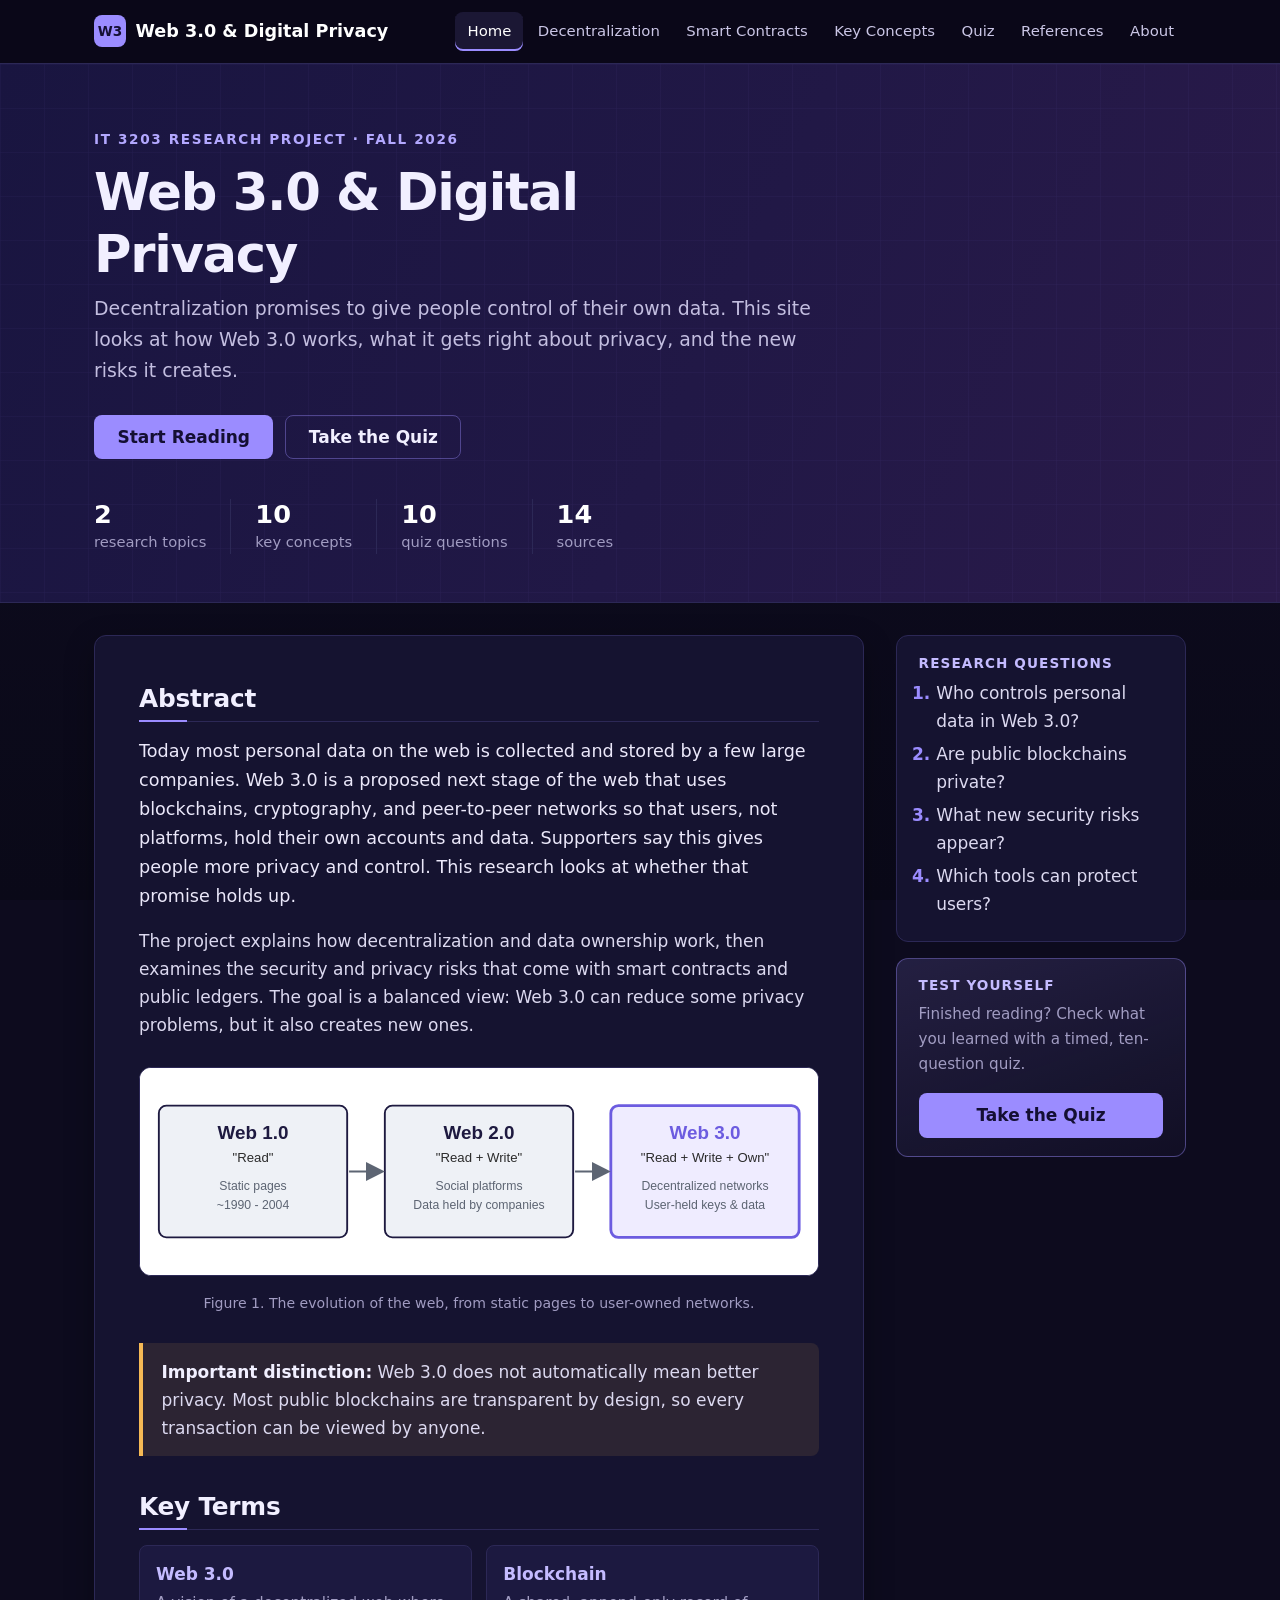
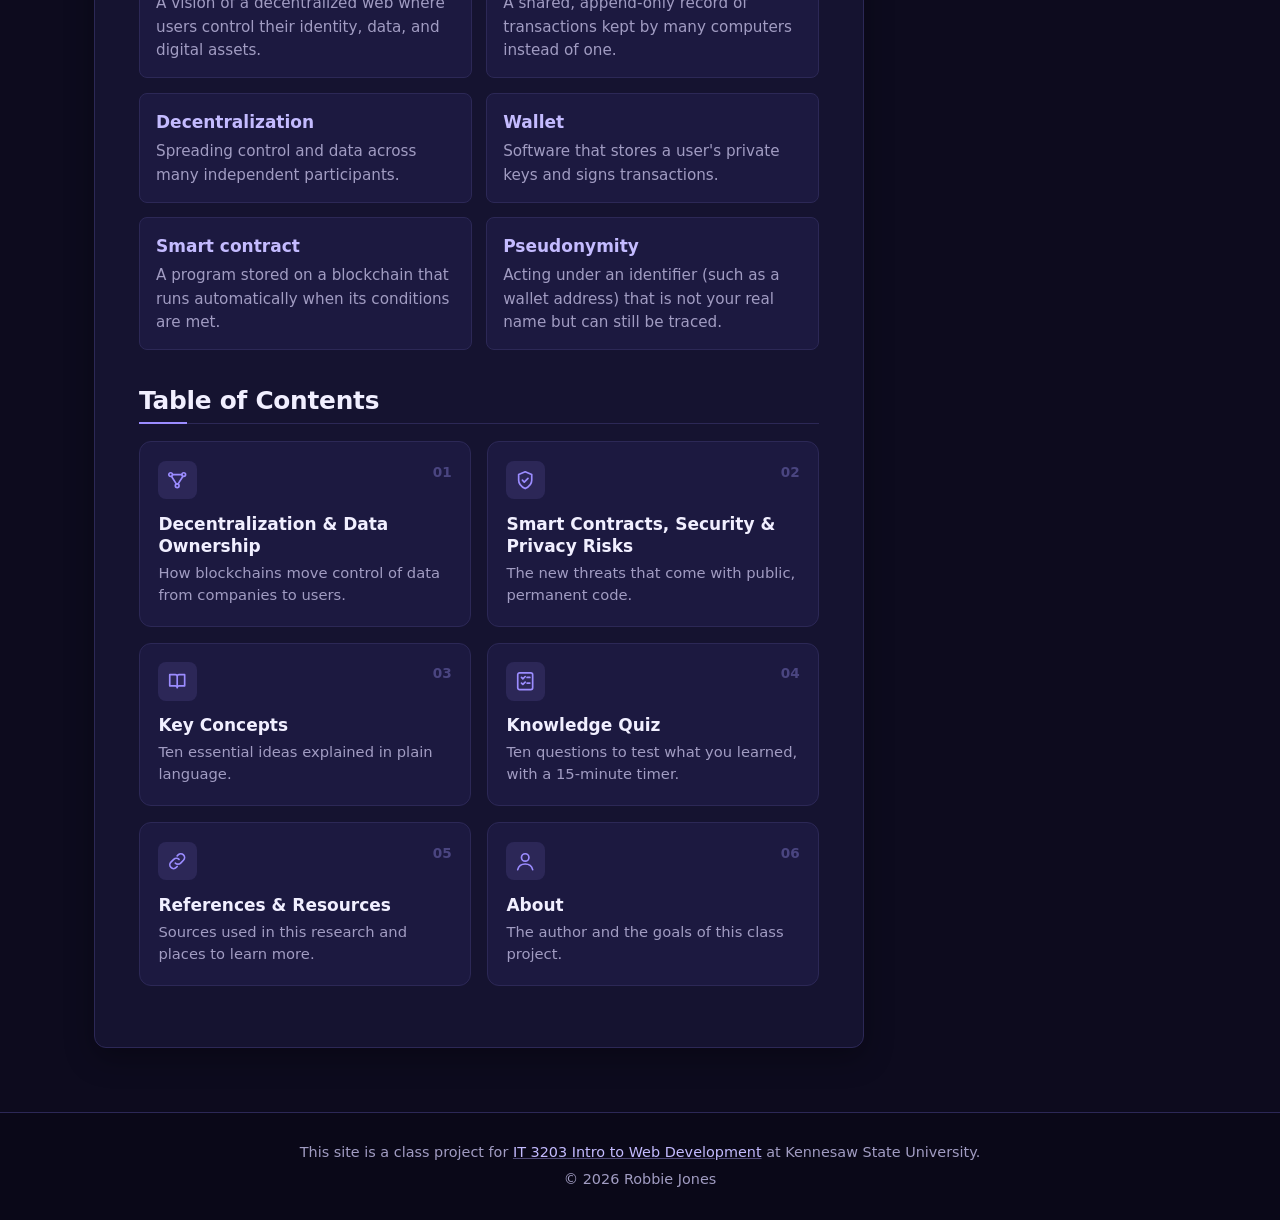
<file: index.html>
<!DOCTYPE html>
<!--
  IT 3203 Class Project - Milestones #1 and #2
  Page: Home (cover page)
  Purpose: Title, abstract, key terms, and table of contents.
  Milestone #2 design update: hero section with call-to-action buttons and
  quick stats, key terms shown as a card grid, and icon cards for the contents.
-->
<html lang="en">
<head>
  <meta charset="UTF-8">
  <meta name="viewport" content="width=device-width, initial-scale=1.0">
  <meta name="description" content="Research on how Web 3.0 technologies affect digital privacy, security, and user control.">
  <title>Home | Web 3.0 &amp; Digital Privacy</title>
  <!-- One stylesheet is shared by every page -->
  <link rel="stylesheet" href="style.css">
</head>
<body>

  <!-- Site header and main menu (same on every page) -->
  <header id="site-header">
    <div class="header-inner">
      <a class="site-name" href="index.html"><span class="logo-mark" aria-hidden="true">W3</span>Web 3.0 &amp; Digital Privacy</a>
      <nav aria-label="Main menu">
        <ul>
          <li><a class="current" href="index.html">Home</a></li>
          <li><a href="topic1.html">Decentralization</a></li>
          <li><a href="topic2.html">Smart Contracts</a></li>
          <li><a href="key-concepts.html">Key Concepts</a></li>
          <li><a href="quiz.html">Quiz</a></li>
          <li><a href="references.html">References</a></li>
          <li><a href="about.html">About</a></li>
        </ul>
      </nav>
    </div>
  </header>

  <!-- Hero: page title, short pitch, buttons, and quick stats (home page only) -->
  <section class="hero">
    <div class="hero-inner">
      <p class="eyebrow">IT 3203 Research Project &middot; Fall 2026</p>
      <h1>Web 3.0 &amp; Digital Privacy</h1>
      <p class="hero-lead">
        Decentralization promises to give people control of their own data. This site looks at
        how Web 3.0 works, what it gets right about privacy, and the new risks it creates.
      </p>
      <div class="hero-actions">
        <a class="btn btn-primary" href="topic1.html">Start Reading</a>
        <a class="btn btn-secondary" href="quiz.html">Take the Quiz</a>
      </div>
      <!-- Quick facts about the site, laid out with flexbox -->
      <ul class="hero-stats">
        <li><strong>2</strong> research topics</li>
        <li><strong>10</strong> key concepts</li>
        <li><strong>10</strong> quiz questions</li>
        <li><strong>14</strong> sources</li>
      </ul>
    </div>
  </section>

  <!-- Main content (left) and sidebar (right) using CSS grid -->
  <div class="layout">
    <main class="content">

      <h2>Abstract</h2>
      <p class="lead">
        Today most personal data on the web is collected and stored by a few large companies.
        Web 3.0 is a proposed next stage of the web that uses blockchains, cryptography, and
        peer-to-peer networks so that users, not platforms, hold their own accounts and data.
        Supporters say this gives people more privacy and control. This research looks at
        whether that promise holds up.
      </p>
      <p>
        The project explains how decentralization and data ownership work, then examines the
        security and privacy risks that come with smart contracts and public ledgers. The goal
        is a balanced view: Web 3.0 can reduce some privacy problems, but it also creates new ones.
      </p>

      <figure>
        <img src="web-evolution.svg" alt="Diagram comparing Web 1.0 (read), Web 2.0 (read and write), and Web 3.0 (read, write, and own)" width="720" height="220">
        <figcaption>Figure 1. The evolution of the web, from static pages to user-owned networks.</figcaption>
      </figure>

      <div class="callout warning">
        <strong>Important distinction:</strong> Web 3.0 does not automatically mean better privacy.
        Most public blockchains are transparent by design, so every transaction can be viewed by anyone.
      </div>

      <!-- Key terms: each term/definition pair is wrapped in a div so it can be a grid card -->
      <h2>Key Terms</h2>
      <dl class="terms term-grid">
        <div>
          <dt>Web 3.0</dt>
          <dd>A vision of a decentralized web where users control their identity, data, and digital assets.</dd>
        </div>
        <div>
          <dt>Blockchain</dt>
          <dd>A shared, append-only record of transactions kept by many computers instead of one.</dd>
        </div>
        <div>
          <dt>Decentralization</dt>
          <dd>Spreading control and data across many independent participants.</dd>
        </div>
        <div>
          <dt>Wallet</dt>
          <dd>Software that stores a user's private keys and signs transactions.</dd>
        </div>
        <div>
          <dt>Smart contract</dt>
          <dd>A program stored on a blockchain that runs automatically when its conditions are met.</dd>
        </div>
        <div>
          <dt>Pseudonymity</dt>
          <dd>Acting under an identifier (such as a wallet address) that is not your real name but can still be traced.</dd>
        </div>
      </dl>

      <!-- Table of contents: linked cards, each with a small inline SVG icon -->
      <h2>Table of Contents</h2>
      <ul class="toc">
        <li>
          <a href="topic1.html">
            <svg class="toc-icon" viewBox="0 0 24 24" aria-hidden="true"><circle cx="5" cy="6" r="2"/><circle cx="19" cy="6" r="2"/><circle cx="12" cy="18" r="2"/><path d="M7 6h10M6 8l5 8M18 8l-5 8"/></svg>
            <span class="toc-number">01</span>
            <strong>Decentralization &amp; Data Ownership</strong>
            <span class="toc-text">How blockchains move control of data from companies to users.</span>
          </a>
        </li>
        <li>
          <a href="topic2.html">
            <svg class="toc-icon" viewBox="0 0 24 24" aria-hidden="true"><path d="M12 3l7 3v6c0 4-3 7-7 9-4-2-7-5-7-9V6z"/><path d="M9 12l2 2 4-4"/></svg>
            <span class="toc-number">02</span>
            <strong>Smart Contracts, Security &amp; Privacy Risks</strong>
            <span class="toc-text">The new threats that come with public, permanent code.</span>
          </a>
        </li>
        <li>
          <a href="key-concepts.html">
            <svg class="toc-icon" viewBox="0 0 24 24" aria-hidden="true"><path d="M4 5h6a2 2 0 0 1 2 2v12a2 2 0 0 0-2-2H4zM20 5h-6a2 2 0 0 0-2 2v12a2 2 0 0 1 2-2h6z"/></svg>
            <span class="toc-number">03</span>
            <strong>Key Concepts</strong>
            <span class="toc-text">Ten essential ideas explained in plain language.</span>
          </a>
        </li>
        <li>
          <a href="quiz.html">
            <svg class="toc-icon" viewBox="0 0 24 24" aria-hidden="true"><rect x="4" y="3" width="16" height="18" rx="2"/><path d="M8 8l1.5 1.5L12 7M8 14l1.5 1.5L12 13M14 8h3M14 14h3"/></svg>
            <span class="toc-number">04</span>
            <strong>Knowledge Quiz</strong>
            <span class="toc-text">Ten questions to test what you learned, with a 15-minute timer.</span>
          </a>
        </li>
        <li>
          <a href="references.html">
            <svg class="toc-icon" viewBox="0 0 24 24" aria-hidden="true"><path d="M10 14a4 4 0 0 0 5.7 0l3-3a4 4 0 0 0-5.7-5.7l-1 1"/><path d="M14 10a4 4 0 0 0-5.7 0l-3 3a4 4 0 0 0 5.7 5.7l1-1"/></svg>
            <span class="toc-number">05</span>
            <strong>References &amp; Resources</strong>
            <span class="toc-text">Sources used in this research and places to learn more.</span>
          </a>
        </li>
        <li>
          <a href="about.html">
            <svg class="toc-icon" viewBox="0 0 24 24" aria-hidden="true"><circle cx="12" cy="8" r="4"/><path d="M4 21c1-4 4.5-6 8-6s7 2 8 6"/></svg>
            <span class="toc-number">06</span>
            <strong>About</strong>
            <span class="toc-text">The author and the goals of this class project.</span>
          </a>
        </li>
      </ul>

    </main>

    <!-- Sidebar: research questions and a shortcut to the quiz -->
    <aside class="sidebar">
      <div class="card">
        <h3>Research Questions</h3>
        <ol class="question-list">
          <li>Who controls personal data in Web 3.0?</li>
          <li>Are public blockchains private?</li>
          <li>What new security risks appear?</li>
          <li>Which tools can protect users?</li>
        </ol>
      </div>
      <div class="card card-highlight">
        <h3>Test Yourself</h3>
        <p>Finished reading? Check what you learned with a timed, ten-question quiz.</p>
        <a class="btn btn-primary btn-block" href="quiz.html">Take the Quiz</a>
      </div>
    </aside>
  </div>

  <!-- Footer with required class project note -->
  <footer>
    <div class="footer-inner">
      <p>This site is a class project for
        <a href="https://ksuweb.github.io/IT3203/">IT 3203 Intro to Web Development</a>
        at Kennesaw State University.</p>
      <p>&copy; 2026 Robbie Jones</p>
    </div>
  </footer>

</body>
</html>
</file>
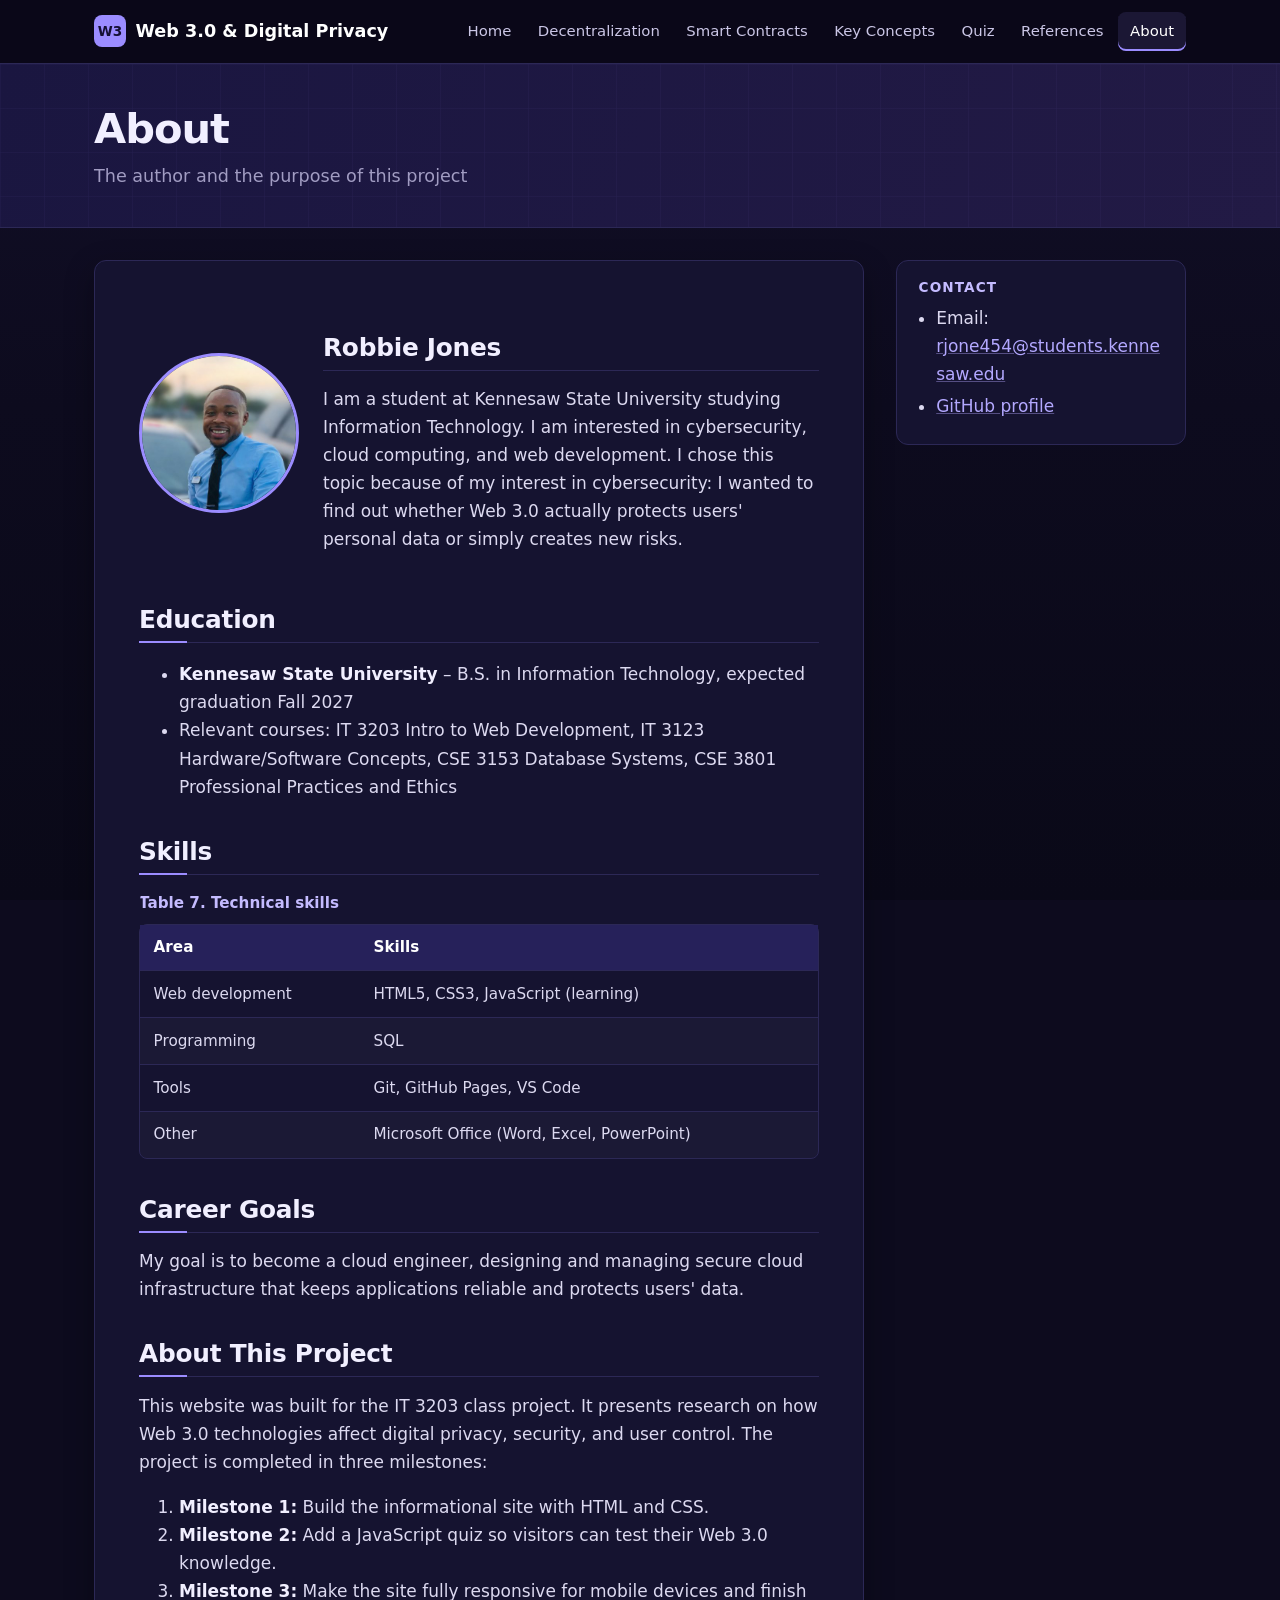
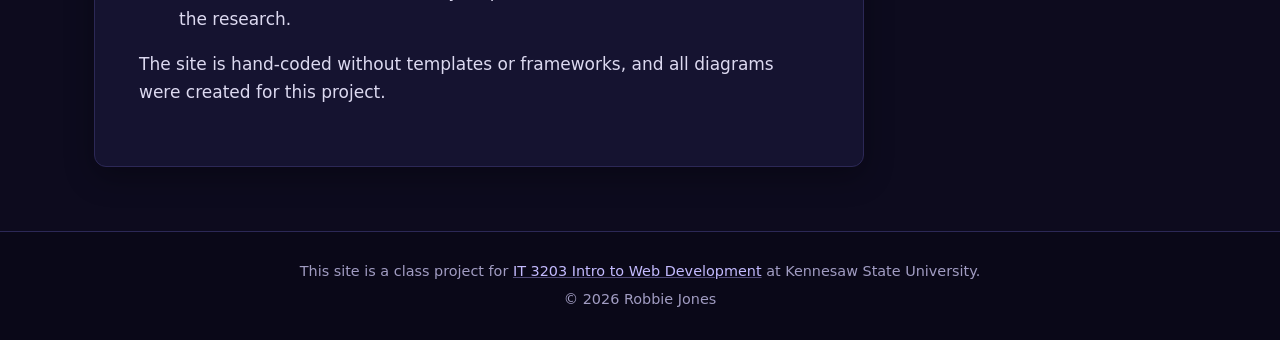
<file: about.html>
<!DOCTYPE html>
<!--
  IT 3203 Class Project - Milestones #1 and #2 (updated for Milestone #2: Quiz added to menu)
  Page: About - author mini resume and project introduction
-->
<html lang="en">
<head>
  <meta charset="UTF-8">
  <meta name="viewport" content="width=device-width, initial-scale=1.0">
  <meta name="description" content="About the author and the IT 3203 Web 3.0 and Digital Privacy project.">
  <title>About | Web 3.0 &amp; Digital Privacy</title>
  <link rel="stylesheet" href="style.css">
</head>
<body>

  <!-- Site header and main menu -->
  <header id="site-header">
    <div class="header-inner">
      <a class="site-name" href="index.html"><span class="logo-mark" aria-hidden="true">W3</span>Web 3.0 &amp; Digital Privacy</a>
      <nav aria-label="Main menu">
        <ul>
          <li><a href="index.html">Home</a></li>
          <li><a href="topic1.html">Decentralization</a></li>
          <li><a href="topic2.html">Smart Contracts</a></li>
          <li><a href="key-concepts.html">Key Concepts</a></li>
          <li><a href="quiz.html">Quiz</a></li>
          <li><a href="references.html">References</a></li>
          <li><a class="current" href="about.html">About</a></li>
        </ul>
      </nav>
    </div>
  </header>

  <div class="page-banner">
    <div class="banner-inner">
      <h1>About</h1>
      <p class="subtitle">The author and the purpose of this project</p>
    </div>
  </div>

  <div class="layout">
    <main class="content">

      <!-- Profile: photo and short intro side by side using flexbox -->
      <div class="profile">
        <img src="robbie.jpg" alt="Profile photo of Robbie Jones" width="160" height="160">
        <div>
          <h2>Robbie Jones</h2>
          <p>
            I am a student at Kennesaw State University studying Information Technology.
            I am interested in cybersecurity, cloud computing, and web development. I chose this
            topic because of my interest in cybersecurity: I wanted to find out whether Web 3.0
            actually protects users' personal data or simply creates new risks.
          </p>
        </div>
      </div>

      <h2>Education</h2>
      <ul>
        <li><strong>Kennesaw State University</strong> &ndash; B.S. in Information Technology, expected graduation Fall 2027</li>
        <li>Relevant courses: IT 3203 Intro to Web Development, IT 3123 Hardware/Software Concepts, CSE 3153 Database Systems, CSE 3801 Professional Practices and Ethics</li>
      </ul>

      <h2>Skills</h2>
      <table>
        <caption>Table 7. Technical skills</caption>
        <thead>
          <tr>
            <th scope="col">Area</th>
            <th scope="col">Skills</th>
          </tr>
        </thead>
        <tbody>
          <tr><td>Web development</td><td>HTML5, CSS3, JavaScript (learning)</td></tr>
          <tr><td>Programming</td><td>SQL</td></tr>
          <tr><td>Tools</td><td>Git, GitHub Pages, VS Code</td></tr>
          <tr><td>Other</td><td>Microsoft Office (Word, Excel, PowerPoint)</td></tr>
        </tbody>
      </table>

      <h2>Career Goals</h2>
      <p>
        My goal is to become a cloud engineer, designing and managing secure cloud
        infrastructure that keeps applications reliable and protects users' data.
      </p>

      <h2>About This Project</h2>
      <p>
        This website was built for the IT 3203 class project. It presents research on how
        Web 3.0 technologies affect digital privacy, security, and user control. The project
        is completed in three milestones:
      </p>
      <ol>
        <li><strong>Milestone 1:</strong> Build the informational site with HTML and CSS.</li>
        <li><strong>Milestone 2:</strong> Add a JavaScript quiz so visitors can test their Web 3.0 knowledge.</li>
        <li><strong>Milestone 3:</strong> Make the site fully responsive for mobile devices and finish the research.</li>
      </ol>
      <p>
        The site is hand-coded without templates or frameworks, and all diagrams were
        created for this project.
      </p>

    </main>

    <aside class="sidebar">
      <div class="card">
        <h3>Contact</h3>
        <ul>
          <li>Email: <a href="mailto:rjone454@students.kennesaw.edu">rjone454@students.kennesaw.edu</a></li>
          <li><a href="https://github.com/justcallmelee">GitHub profile</a></li>
        </ul>
      </div>
    </aside>
  </div>

  <footer>
    <div class="footer-inner">
      <p>This site is a class project for
        <a href="https://ksuweb.github.io/IT3203/">IT 3203 Intro to Web Development</a>
        at Kennesaw State University.</p>
      <p>&copy; 2026 Robbie Jones</p>
    </div>
  </footer>

</body>
</html>
</file>
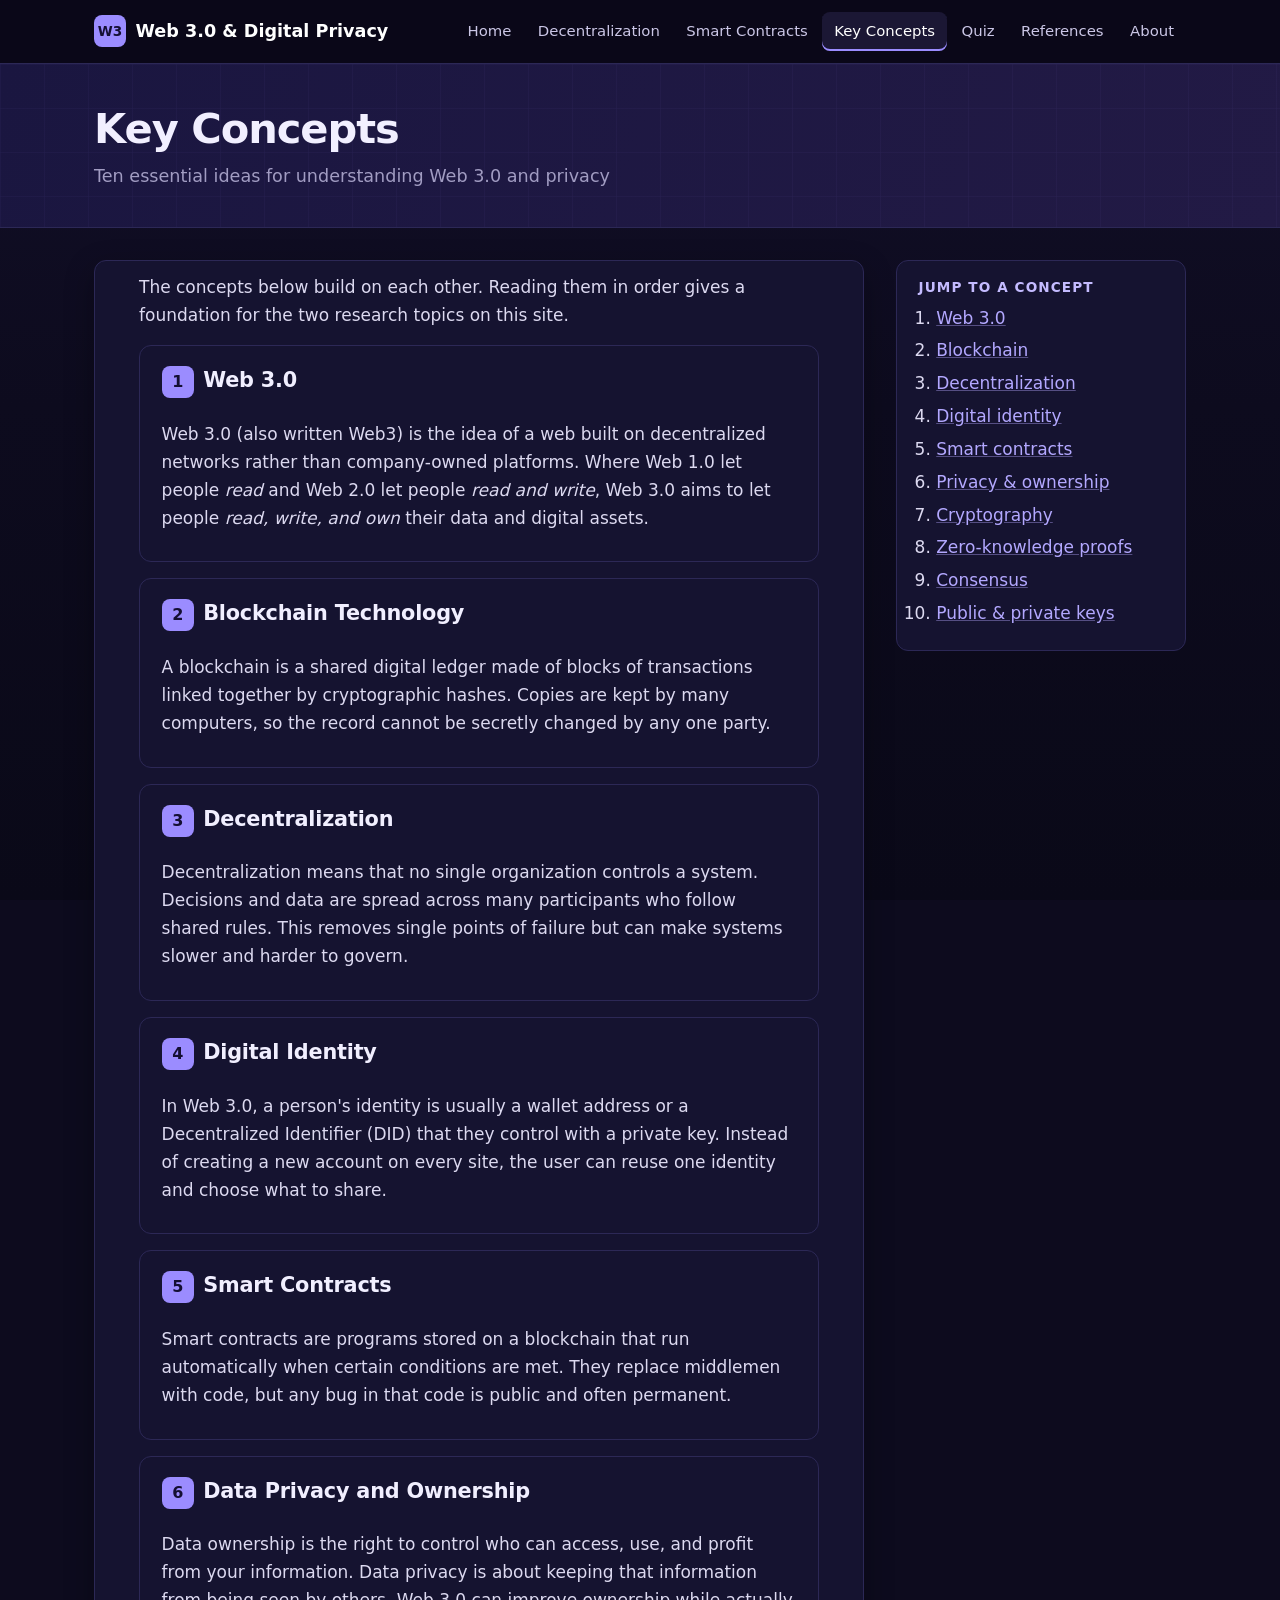
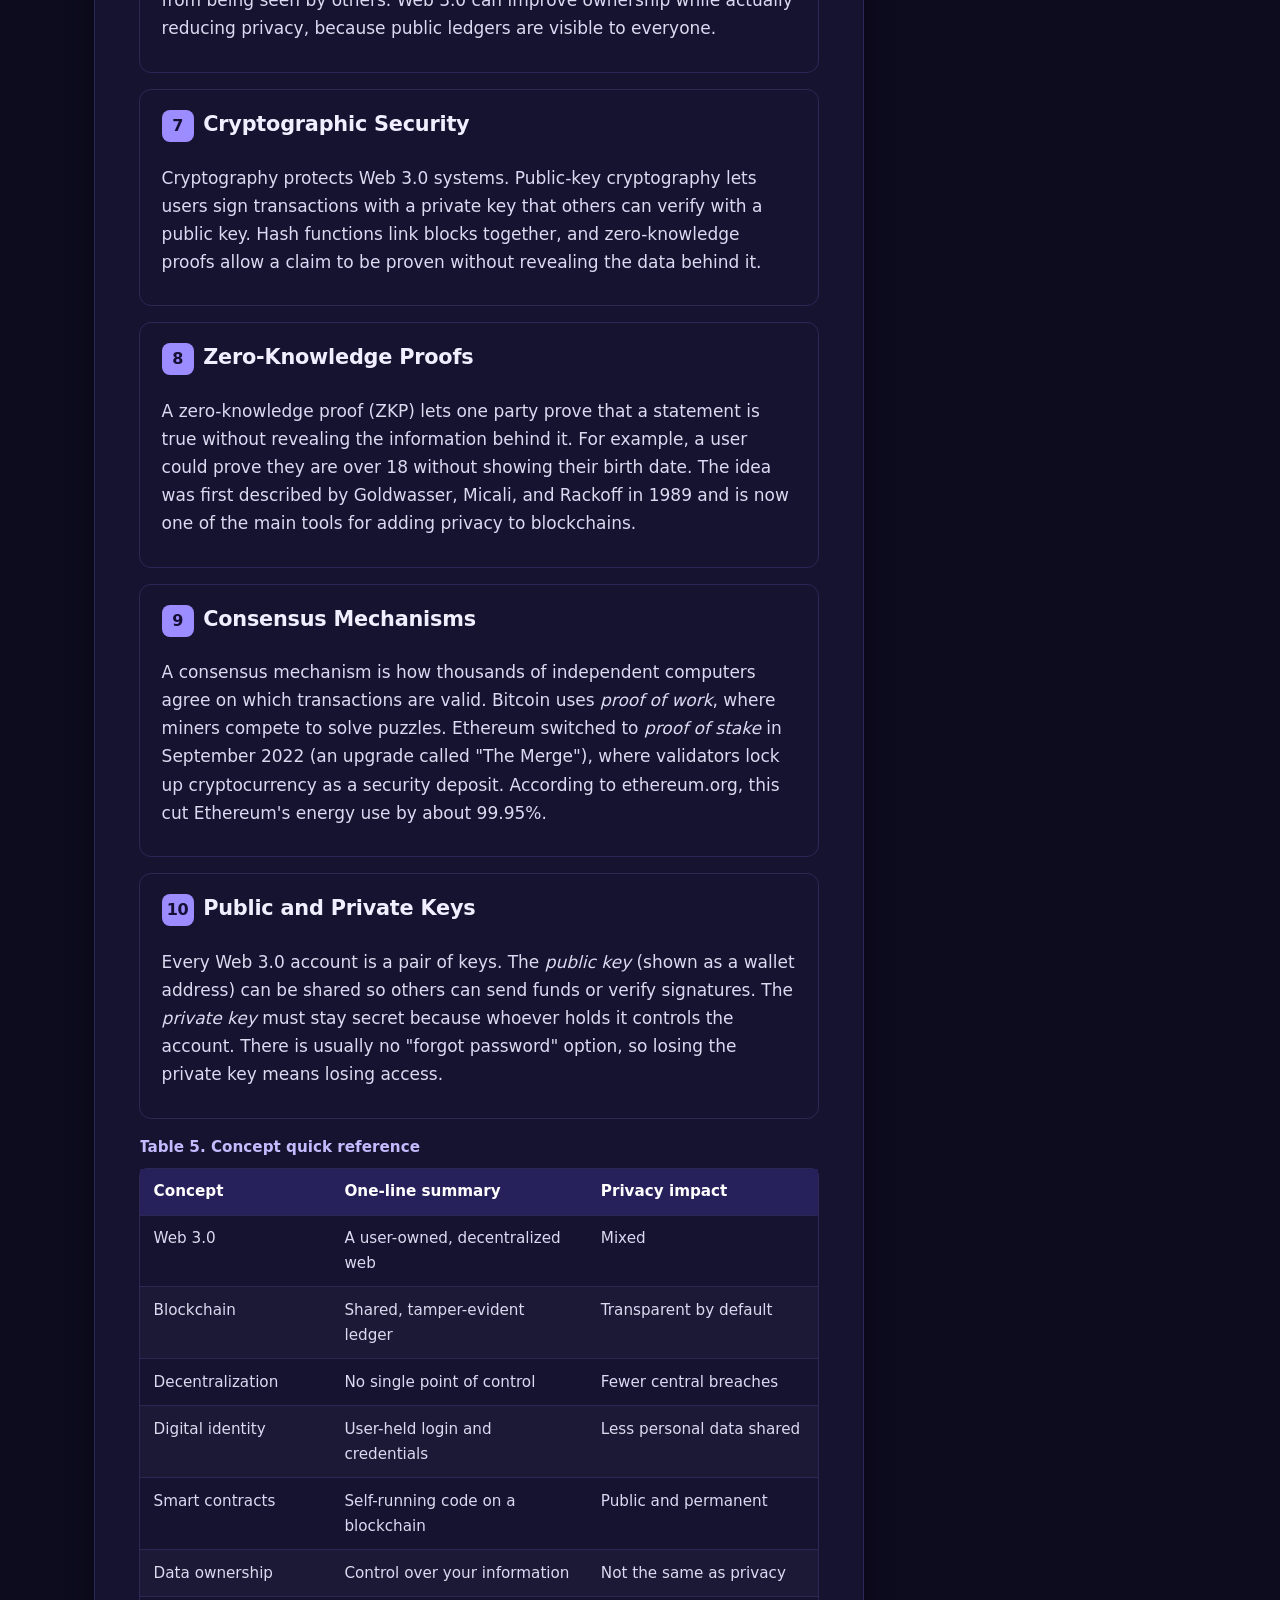
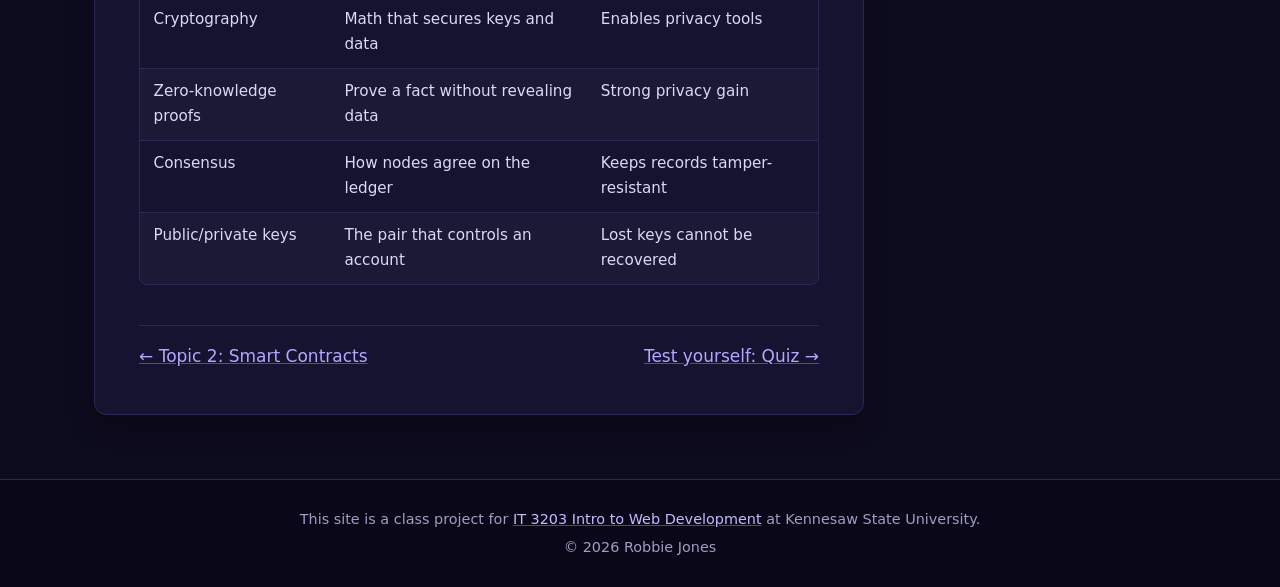
<file: key-concepts.html>
<!DOCTYPE html>
<!--
  IT 3203 Class Project - Milestones #1 and #2 (updated for Milestone #2: Quiz added to menu)
  Page: Key Concepts - ten essential Web 3.0 concepts
-->
<html lang="en">
<head>
  <meta charset="UTF-8">
  <meta name="viewport" content="width=device-width, initial-scale=1.0">
  <meta name="description" content="Ten key concepts for understanding Web 3.0 and digital privacy.">
  <title>Key Concepts | Web 3.0 &amp; Digital Privacy</title>
  <link rel="stylesheet" href="style.css">
</head>
<body>

  <!-- Site header and main menu -->
  <header id="site-header">
    <div class="header-inner">
      <a class="site-name" href="index.html"><span class="logo-mark" aria-hidden="true">W3</span>Web 3.0 &amp; Digital Privacy</a>
      <nav aria-label="Main menu">
        <ul>
          <li><a href="index.html">Home</a></li>
          <li><a href="topic1.html">Decentralization</a></li>
          <li><a href="topic2.html">Smart Contracts</a></li>
          <li><a class="current" href="key-concepts.html">Key Concepts</a></li>
          <li><a href="quiz.html">Quiz</a></li>
          <li><a href="references.html">References</a></li>
          <li><a href="about.html">About</a></li>
        </ul>
      </nav>
    </div>
  </header>

  <div class="page-banner">
    <div class="banner-inner">
      <h1>Key Concepts</h1>
      <p class="subtitle">Ten essential ideas for understanding Web 3.0 and privacy</p>
    </div>
  </div>

  <div class="layout">
    <main class="content">

      <p>
        The concepts below build on each other. Reading them in order gives a foundation for
        the two research topics on this site.
      </p>

      <!-- Each concept is a section with a numbered heading -->
      <section class="concept" id="web3">
        <h2><span class="concept-number">1</span>Web 3.0</h2>
        <p>
          Web 3.0 (also written Web3) is the idea of a web built on decentralized networks
          rather than company-owned platforms. Where Web 1.0 let people <em>read</em> and
          Web 2.0 let people <em>read and write</em>, Web 3.0 aims to let people
          <em>read, write, and own</em> their data and digital assets.
        </p>
      </section>

      <section class="concept" id="blockchain">
        <h2><span class="concept-number">2</span>Blockchain Technology</h2>
        <p>
          A blockchain is a shared digital ledger made of blocks of transactions linked
          together by cryptographic hashes. Copies are kept by many computers, so the record
          cannot be secretly changed by any one party.
        </p>
      </section>

      <section class="concept" id="decentralization">
        <h2><span class="concept-number">3</span>Decentralization</h2>
        <p>
          Decentralization means that no single organization controls a system. Decisions and
          data are spread across many participants who follow shared rules. This removes single
          points of failure but can make systems slower and harder to govern.
        </p>
      </section>

      <section class="concept" id="identity">
        <h2><span class="concept-number">4</span>Digital Identity</h2>
        <p>
          In Web 3.0, a person's identity is usually a wallet address or a Decentralized
          Identifier (DID) that they control with a private key. Instead of creating a new
          account on every site, the user can reuse one identity and choose what to share.
        </p>
      </section>

      <section class="concept" id="smart-contracts">
        <h2><span class="concept-number">5</span>Smart Contracts</h2>
        <p>
          Smart contracts are programs stored on a blockchain that run automatically when
          certain conditions are met. They replace middlemen with code, but any bug in that
          code is public and often permanent.
        </p>
      </section>

      <section class="concept" id="privacy">
        <h2><span class="concept-number">6</span>Data Privacy and Ownership</h2>
        <p>
          Data ownership is the right to control who can access, use, and profit from your
          information. Data privacy is about keeping that information from being seen by others.
          Web 3.0 can improve ownership while actually reducing privacy, because public ledgers
          are visible to everyone.
        </p>
      </section>

      <section class="concept" id="cryptography">
        <h2><span class="concept-number">7</span>Cryptographic Security</h2>
        <p>
          Cryptography protects Web 3.0 systems. Public-key cryptography lets users sign
          transactions with a private key that others can verify with a public key. Hash
          functions link blocks together, and zero-knowledge proofs allow a claim to be proven
          without revealing the data behind it.
        </p>
      </section>

      <section class="concept" id="zkp">
        <h2><span class="concept-number">8</span>Zero-Knowledge Proofs</h2>
        <p>
          A zero-knowledge proof (ZKP) lets one party prove that a statement is true without
          revealing the information behind it. For example, a user could prove they are over 18
          without showing their birth date. The idea was first described by Goldwasser, Micali,
          and Rackoff in 1989 and is now one of the main tools for adding privacy to blockchains.
        </p>
      </section>

      <section class="concept" id="consensus">
        <h2><span class="concept-number">9</span>Consensus Mechanisms</h2>
        <p>
          A consensus mechanism is how thousands of independent computers agree on which
          transactions are valid. Bitcoin uses <em>proof of work</em>, where miners compete to solve
          puzzles. Ethereum switched to <em>proof of stake</em> in September 2022 (an upgrade called
          "The Merge"), where validators lock up cryptocurrency as a security deposit. According to
          ethereum.org, this cut Ethereum's energy use by about 99.95%.
        </p>
      </section>

      <section class="concept" id="keys">
        <h2><span class="concept-number">10</span>Public and Private Keys</h2>
        <p>
          Every Web 3.0 account is a pair of keys. The <em>public key</em> (shown as a wallet
          address) can be shared so others can send funds or verify signatures. The
          <em>private key</em> must stay secret because whoever holds it controls the account.
          There is usually no "forgot password" option, so losing the private key means losing access.
        </p>
      </section>

      <table>
        <caption>Table 5. Concept quick reference</caption>
        <thead>
          <tr>
            <th scope="col">Concept</th>
            <th scope="col">One-line summary</th>
            <th scope="col">Privacy impact</th>
          </tr>
        </thead>
        <tbody>
          <tr><td>Web 3.0</td><td>A user-owned, decentralized web</td><td>Mixed</td></tr>
          <tr><td>Blockchain</td><td>Shared, tamper-evident ledger</td><td>Transparent by default</td></tr>
          <tr><td>Decentralization</td><td>No single point of control</td><td>Fewer central breaches</td></tr>
          <tr><td>Digital identity</td><td>User-held login and credentials</td><td>Less personal data shared</td></tr>
          <tr><td>Smart contracts</td><td>Self-running code on a blockchain</td><td>Public and permanent</td></tr>
          <tr><td>Data ownership</td><td>Control over your information</td><td>Not the same as privacy</td></tr>
          <tr><td>Cryptography</td><td>Math that secures keys and data</td><td>Enables privacy tools</td></tr>
          <tr><td>Zero-knowledge proofs</td><td>Prove a fact without revealing data</td><td>Strong privacy gain</td></tr>
          <tr><td>Consensus</td><td>How nodes agree on the ledger</td><td>Keeps records tamper-resistant</td></tr>
          <tr><td>Public/private keys</td><td>The pair that controls an account</td><td>Lost keys cannot be recovered</td></tr>
        </tbody>
      </table>

      <div class="page-nav">
        <a href="topic2.html">&larr; Topic 2: Smart Contracts</a>
        <a href="quiz.html">Test yourself: Quiz &rarr;</a>
      </div>

    </main>

    <aside class="sidebar">
      <div class="card">
        <h3>Jump to a Concept</h3>
        <ol>
          <li><a href="#web3">Web 3.0</a></li>
          <li><a href="#blockchain">Blockchain</a></li>
          <li><a href="#decentralization">Decentralization</a></li>
          <li><a href="#identity">Digital identity</a></li>
          <li><a href="#smart-contracts">Smart contracts</a></li>
          <li><a href="#privacy">Privacy &amp; ownership</a></li>
          <li><a href="#cryptography">Cryptography</a></li>
          <li><a href="#zkp">Zero-knowledge proofs</a></li>
          <li><a href="#consensus">Consensus</a></li>
          <li><a href="#keys">Public &amp; private keys</a></li>
        </ol>
      </div>
    </aside>
  </div>

  <footer>
    <div class="footer-inner">
      <p>This site is a class project for
        <a href="https://ksuweb.github.io/IT3203/">IT 3203 Intro to Web Development</a>
        at Kennesaw State University.</p>
      <p>&copy; 2026 Robbie Jones</p>
    </div>
  </footer>

</body>
</html>
</file>
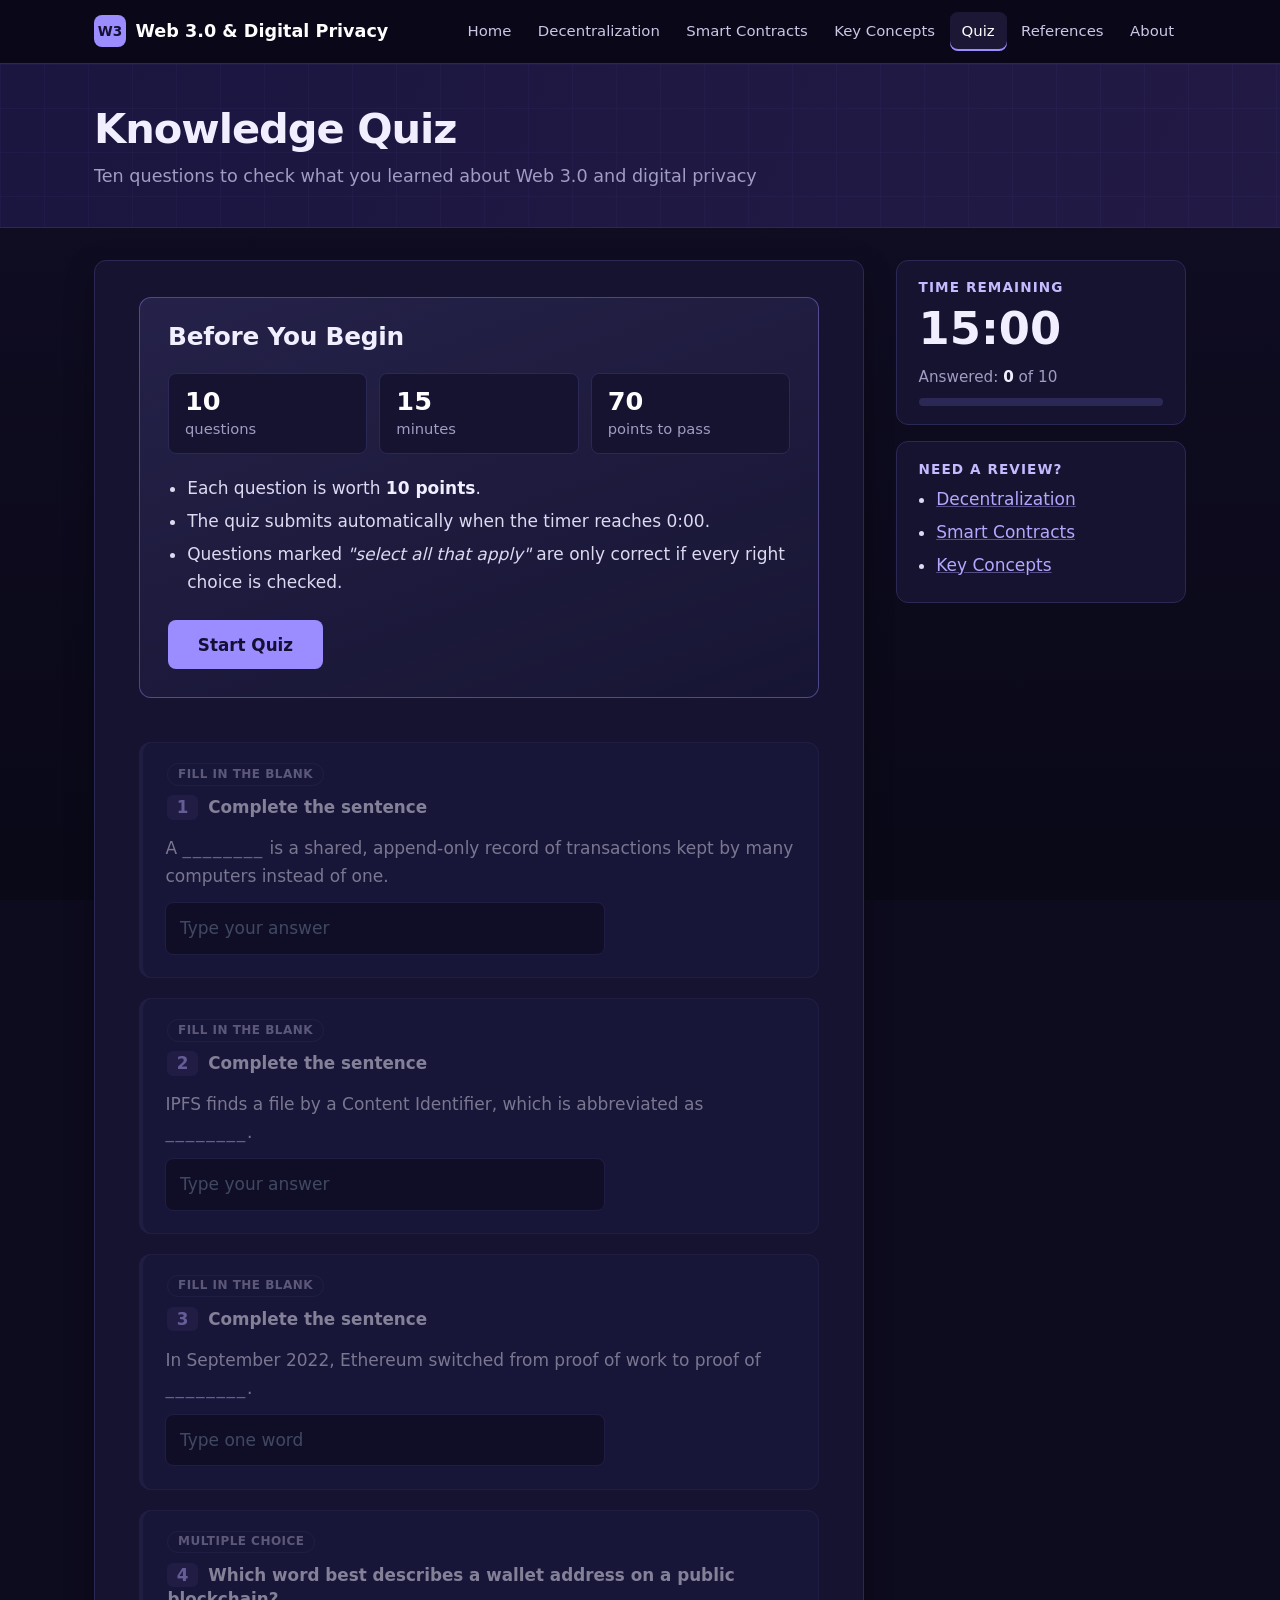
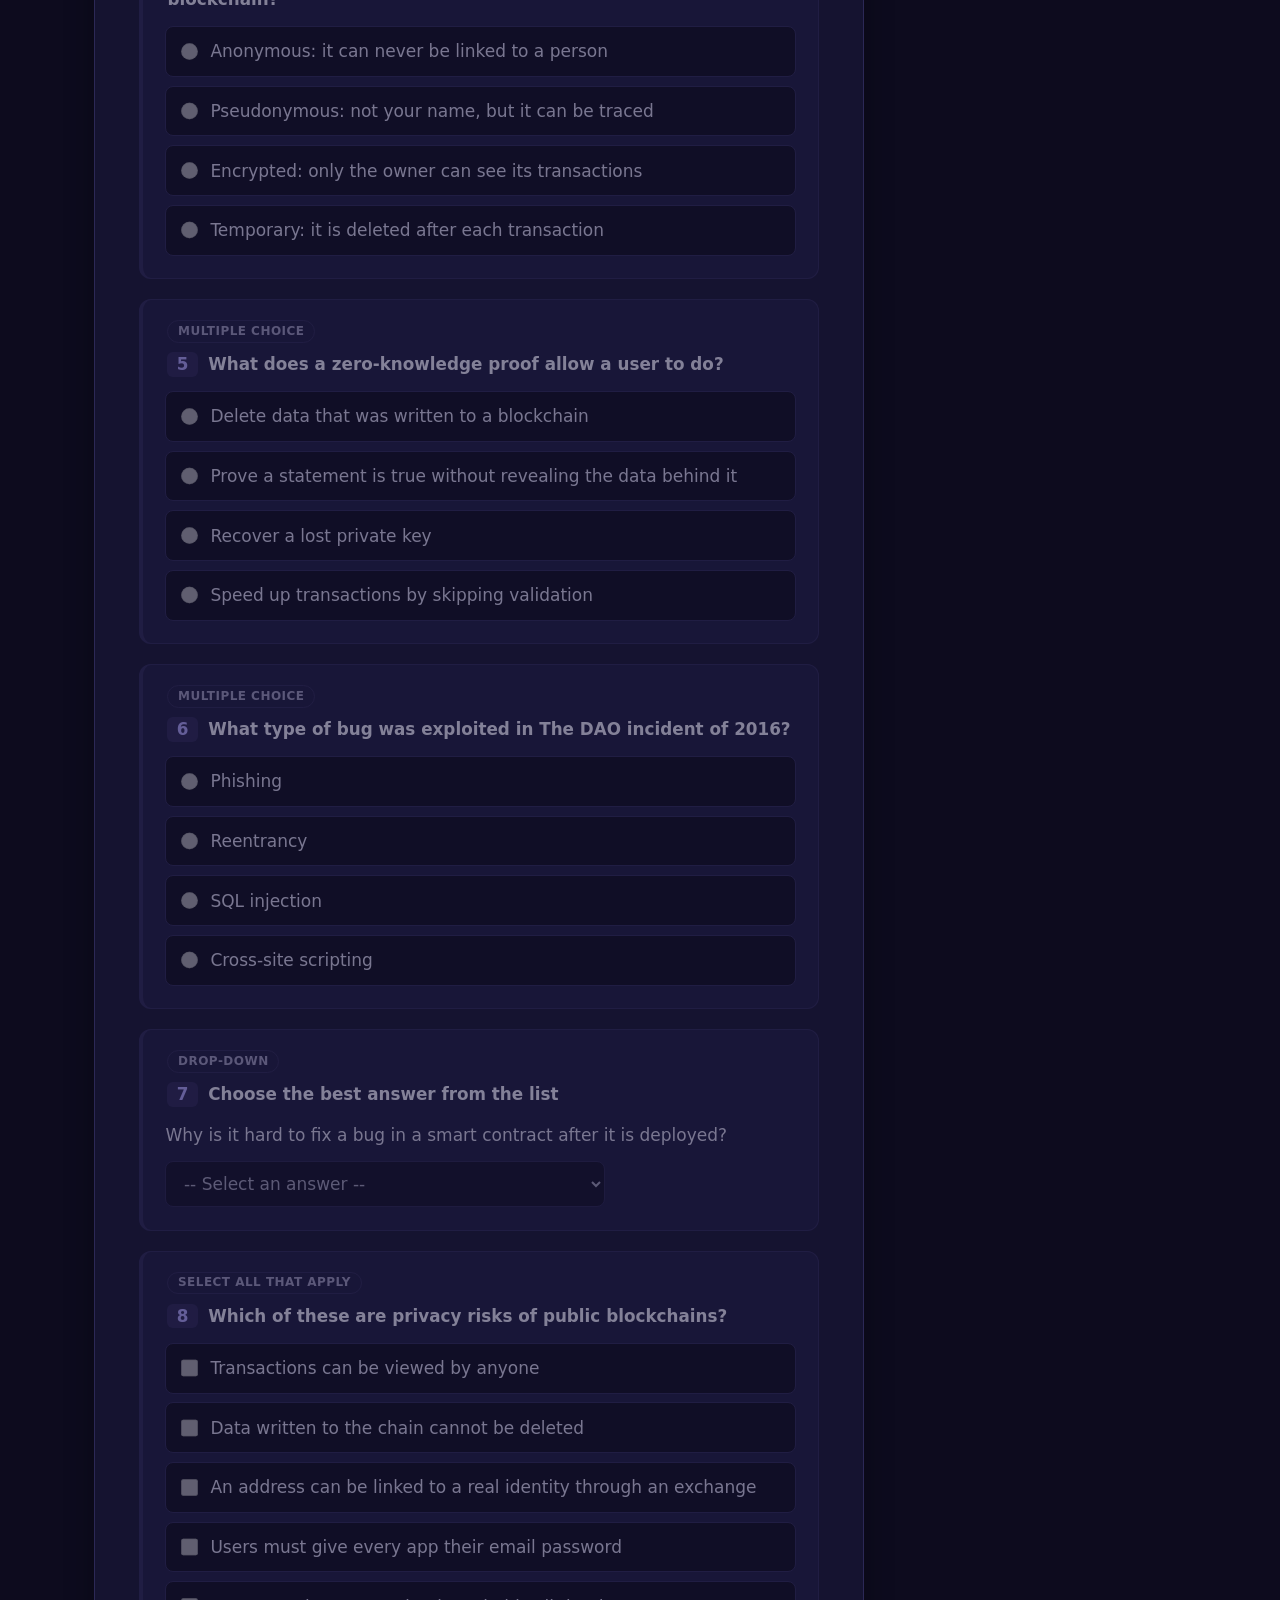
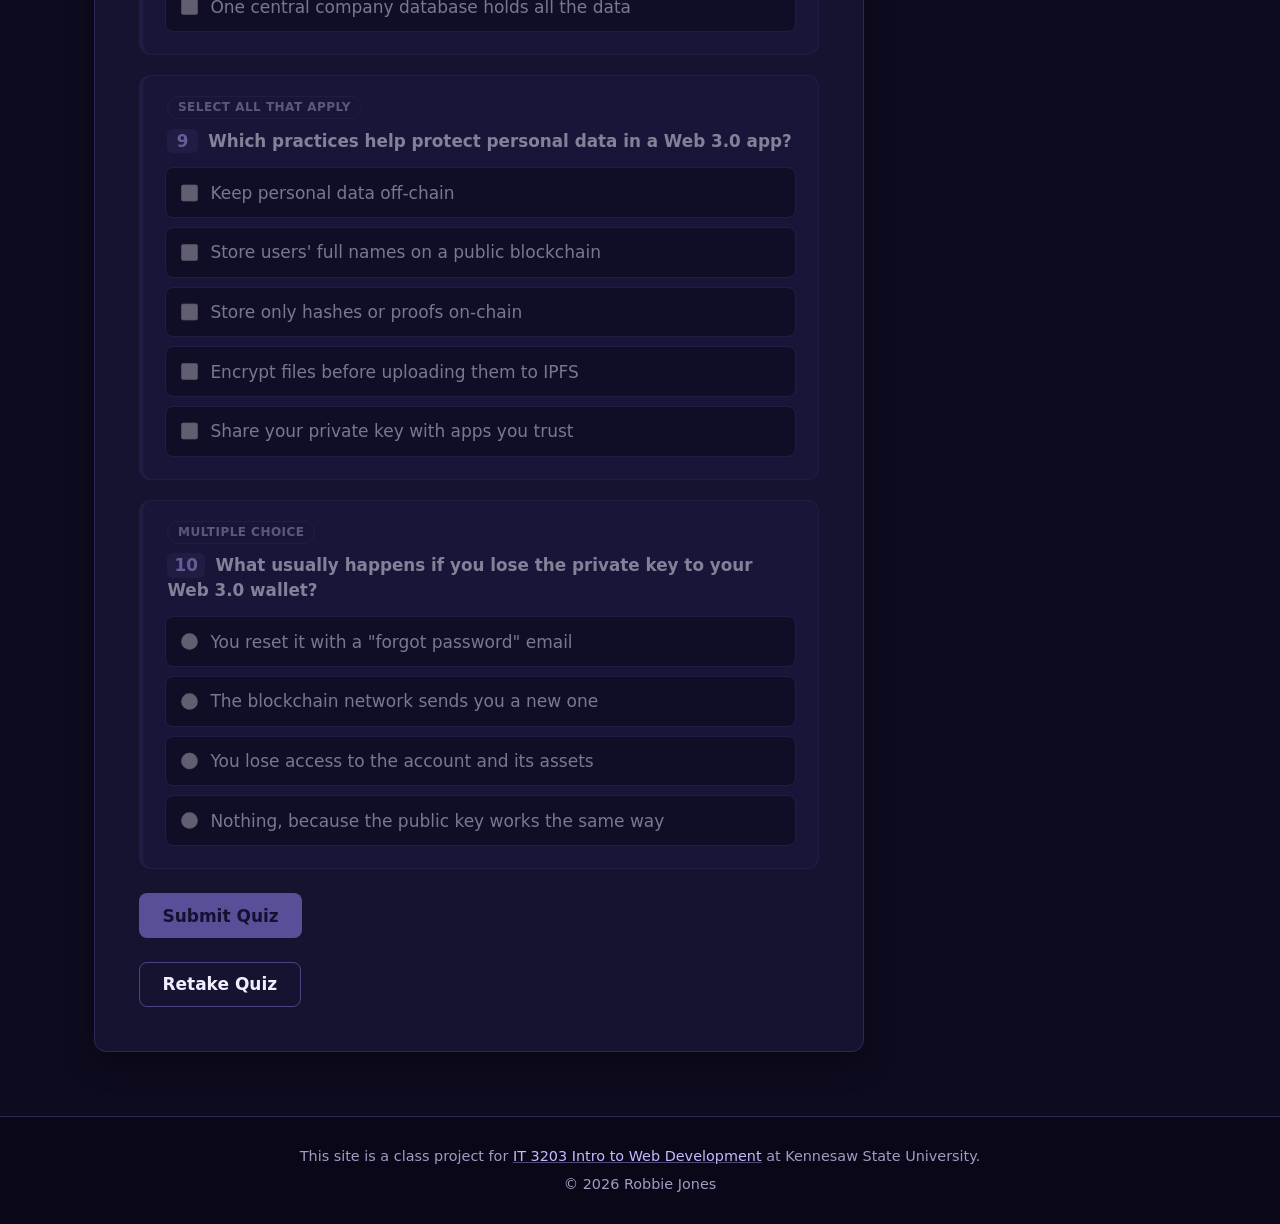
<file: quiz.html>
<!DOCTYPE html>
<!--
  IT 3203 Class Project - Milestone #2
  Page: Quiz - ten-question self-assessment on Web 3.0 and digital privacy
  Question types: fill-in-the-blank (text inputs), multiple choice with one
  answer (radio buttons and a select list), and multi-selection (checkboxes).
  All quiz behavior (timer, scoring, results, reset) lives in quiz.js.
-->
<html lang="en">
<head>
  <meta charset="UTF-8">
  <meta name="viewport" content="width=device-width, initial-scale=1.0">
  <meta name="description" content="Test your knowledge of Web 3.0, blockchain, and digital privacy with a timed ten-question quiz.">
  <title>Quiz | Web 3.0 &amp; Digital Privacy</title>
  <link rel="stylesheet" href="style.css">
  <!-- defer: run the script after the page's HTML has loaded -->
  <script src="quiz.js" defer></script>
</head>
<body>

  <!-- Site header and main menu -->
  <header id="site-header">
    <div class="header-inner">
      <a class="site-name" href="index.html"><span class="logo-mark" aria-hidden="true">W3</span>Web 3.0 &amp; Digital Privacy</a>
      <nav aria-label="Main menu">
        <ul>
          <li><a href="index.html">Home</a></li>
          <li><a href="topic1.html">Decentralization</a></li>
          <li><a href="topic2.html">Smart Contracts</a></li>
          <li><a href="key-concepts.html">Key Concepts</a></li>
          <li><a class="current" href="quiz.html">Quiz</a></li>
          <li><a href="references.html">References</a></li>
          <li><a href="about.html">About</a></li>
        </ul>
      </nav>
    </div>
  </header>

  <div class="page-banner">
    <div class="banner-inner">
      <h1>Knowledge Quiz</h1>
      <p class="subtitle">Ten questions to check what you learned about Web 3.0 and digital privacy</p>
    </div>
  </div>

  <div class="layout">
    <main class="content">

      <!-- Instructions shown before the quiz starts -->
      <section id="quiz-intro" class="quiz-intro">
        <h2>Before You Begin</h2>
        <!-- Quick facts about the quiz, shown as a row of stat chips -->
        <ul class="quiz-facts">
          <li><strong>10</strong> questions</li>
          <li><strong>15</strong> minutes</li>
          <li><strong>70</strong> points to pass</li>
        </ul>
        <ul class="quiz-rules">
          <li>Each question is worth <strong>10 points</strong>.</li>
          <li>The quiz submits automatically when the timer reaches 0:00.</li>
          <li>Questions marked <em>"select all that apply"</em> are only correct if every right choice is checked.</li>
        </ul>
        <button type="button" id="start-btn" class="btn btn-primary btn-large">Start Quiz</button>
      </section>

      <!-- Results panel: filled in by quiz.js after the quiz is submitted -->
      <div id="results" class="results" aria-live="polite" hidden></div>

      <!-- The quiz form. Questions stay disabled until the Start button is clicked. -->
      <form id="quiz-form" class="quiz-form not-started" novalidate>
        <fieldset id="quiz-questions" disabled>
          <legend class="visually-hidden">Quiz questions</legend>

          <!-- Question 1: fill in the blank -->
          <fieldset class="question" id="q1">
            <legend><span class="q-type">Fill in the blank</span><span class="q-number">1</span>Complete the sentence</legend>
            <label for="q1-input">
              A <span class="blank">________</span> is a shared, append-only record of transactions
              kept by many computers instead of one.
            </label>
            <input type="text" id="q1-input" name="q1" autocomplete="off" placeholder="Type your answer">
          </fieldset>

          <!-- Question 2: fill in the blank -->
          <fieldset class="question" id="q2">
            <legend><span class="q-type">Fill in the blank</span><span class="q-number">2</span>Complete the sentence</legend>
            <label for="q2-input">
              IPFS finds a file by a Content Identifier, which is abbreviated as
              <span class="blank">________</span>.
            </label>
            <input type="text" id="q2-input" name="q2" autocomplete="off" placeholder="Type your answer">
          </fieldset>

          <!-- Question 3: fill in the blank -->
          <fieldset class="question" id="q3">
            <legend><span class="q-type">Fill in the blank</span><span class="q-number">3</span>Complete the sentence</legend>
            <label for="q3-input">
              In September 2022, Ethereum switched from proof of work to proof of
              <span class="blank">________</span>.
            </label>
            <input type="text" id="q3-input" name="q3" autocomplete="off" placeholder="Type one word">
          </fieldset>

          <!-- Question 4: multiple choice (one answer) -->
          <fieldset class="question" id="q4">
            <legend><span class="q-type">Multiple choice</span><span class="q-number">4</span>Which word best describes a wallet address on a public blockchain?</legend>
            <div class="options">
              <label class="option"><input type="radio" name="q4" value="anonymous"> Anonymous: it can never be linked to a person</label>
              <label class="option"><input type="radio" name="q4" value="pseudonymous"> Pseudonymous: not your name, but it can be traced</label>
              <label class="option"><input type="radio" name="q4" value="encrypted"> Encrypted: only the owner can see its transactions</label>
              <label class="option"><input type="radio" name="q4" value="temporary"> Temporary: it is deleted after each transaction</label>
            </div>
          </fieldset>

          <!-- Question 5: multiple choice (one answer) -->
          <fieldset class="question" id="q5">
            <legend><span class="q-type">Multiple choice</span><span class="q-number">5</span>What does a zero-knowledge proof allow a user to do?</legend>
            <div class="options">
              <label class="option"><input type="radio" name="q5" value="a"> Delete data that was written to a blockchain</label>
              <label class="option"><input type="radio" name="q5" value="b"> Prove a statement is true without revealing the data behind it</label>
              <label class="option"><input type="radio" name="q5" value="c"> Recover a lost private key</label>
              <label class="option"><input type="radio" name="q5" value="d"> Speed up transactions by skipping validation</label>
            </div>
          </fieldset>

          <!-- Question 6: multiple choice (one answer) -->
          <fieldset class="question" id="q6">
            <legend><span class="q-type">Multiple choice</span><span class="q-number">6</span>What type of bug was exploited in The DAO incident of 2016?</legend>
            <div class="options">
              <label class="option"><input type="radio" name="q6" value="phishing"> Phishing</label>
              <label class="option"><input type="radio" name="q6" value="reentrancy"> Reentrancy</label>
              <label class="option"><input type="radio" name="q6" value="sql"> SQL injection</label>
              <label class="option"><input type="radio" name="q6" value="xss"> Cross-site scripting</label>
            </div>
          </fieldset>

          <!-- Question 7: multiple choice (one answer) using a drop-down list -->
          <fieldset class="question" id="q7">
            <legend><span class="q-type">Drop-down</span><span class="q-number">7</span>Choose the best answer from the list</legend>
            <label for="q7-select">Why is it hard to fix a bug in a smart contract after it is deployed?</label>
            <select id="q7-select" name="q7">
              <option value="">-- Select an answer --</option>
              <option value="a">Smart contracts are written in a secret language</option>
              <option value="b">The code is usually immutable once it is on the blockchain</option>
              <option value="c">Only the bank that hosts the contract can change it</option>
              <option value="d">Smart contracts cannot contain bugs</option>
            </select>
          </fieldset>

          <!-- Question 8: multi-selection (more than one answer) -->
          <fieldset class="question" id="q8">
            <legend><span class="q-type">Select all that apply</span><span class="q-number">8</span>Which of these are privacy risks of public blockchains?</legend>
            <div class="options">
              <label class="option"><input type="checkbox" name="q8" value="visible"> Transactions can be viewed by anyone</label>
              <label class="option"><input type="checkbox" name="q8" value="permanent"> Data written to the chain cannot be deleted</label>
              <label class="option"><input type="checkbox" name="q8" value="kyc"> An address can be linked to a real identity through an exchange</label>
              <label class="option"><input type="checkbox" name="q8" value="password"> Users must give every app their email password</label>
              <label class="option"><input type="checkbox" name="q8" value="central"> One central company database holds all the data</label>
            </div>
          </fieldset>

          <!-- Question 9: multi-selection (more than one answer) -->
          <fieldset class="question" id="q9">
            <legend><span class="q-type">Select all that apply</span><span class="q-number">9</span>Which practices help protect personal data in a Web 3.0 app?</legend>
            <div class="options">
              <label class="option"><input type="checkbox" name="q9" value="offchain"> Keep personal data off-chain</label>
              <label class="option"><input type="checkbox" name="q9" value="names"> Store users' full names on a public blockchain</label>
              <label class="option"><input type="checkbox" name="q9" value="hashes"> Store only hashes or proofs on-chain</label>
              <label class="option"><input type="checkbox" name="q9" value="encrypt"> Encrypt files before uploading them to IPFS</label>
              <label class="option"><input type="checkbox" name="q9" value="sharekey"> Share your private key with apps you trust</label>
            </div>
          </fieldset>

          <!-- Question 10: multiple choice (one answer) -->
          <fieldset class="question" id="q10">
            <legend><span class="q-type">Multiple choice</span><span class="q-number">10</span>What usually happens if you lose the private key to your Web 3.0 wallet?</legend>
            <div class="options">
              <label class="option"><input type="radio" name="q10" value="a"> You reset it with a "forgot password" email</label>
              <label class="option"><input type="radio" name="q10" value="b"> The blockchain network sends you a new one</label>
              <label class="option"><input type="radio" name="q10" value="c"> You lose access to the account and its assets</label>
              <label class="option"><input type="radio" name="q10" value="d"> Nothing, because the public key works the same way</label>
            </div>
          </fieldset>

          <!-- Submit and reset buttons -->
          <div class="quiz-actions">
            <button type="submit" id="submit-btn" class="btn btn-primary">Submit Quiz</button>
          </div>
        </fieldset>

        <!-- Kept outside the disabled fieldset so it always works after submitting -->
        <div class="quiz-actions">
          <button type="button" id="reset-btn" class="btn btn-secondary" hidden>Retake Quiz</button>
        </div>
      </form>

    </main>

    <!-- Sidebar: timer and progress, updated by quiz.js -->
    <aside class="sidebar">
      <div class="card quiz-status">
        <h3 class="timer-label">Time Remaining</h3>
        <p id="timer" class="timer" aria-live="off">15:00</p>
        <p class="status-line">Answered: <strong id="answered-count">0</strong> of 10</p>
        <!-- Custom progress bar: quiz.js sets the fill width and aria-valuenow -->
        <div id="progress-bar" class="progress-track" role="progressbar" aria-label="Questions answered" aria-valuemin="0" aria-valuemax="10" aria-valuenow="0">
          <div class="progress-fill"></div>
        </div>
      </div>
      <div class="card">
        <h3>Need a Review?</h3>
        <ul>
          <li><a href="topic1.html">Decentralization</a></li>
          <li><a href="topic2.html">Smart Contracts</a></li>
          <li><a href="key-concepts.html">Key Concepts</a></li>
        </ul>
      </div>
    </aside>
  </div>

  <footer>
    <div class="footer-inner">
      <p>This site is a class project for
        <a href="https://ksuweb.github.io/IT3203/">IT 3203 Intro to Web Development</a>
        at Kennesaw State University.</p>
      <p>&copy; 2026 Robbie Jones</p>
    </div>
  </footer>

</body>
</html>
</file>
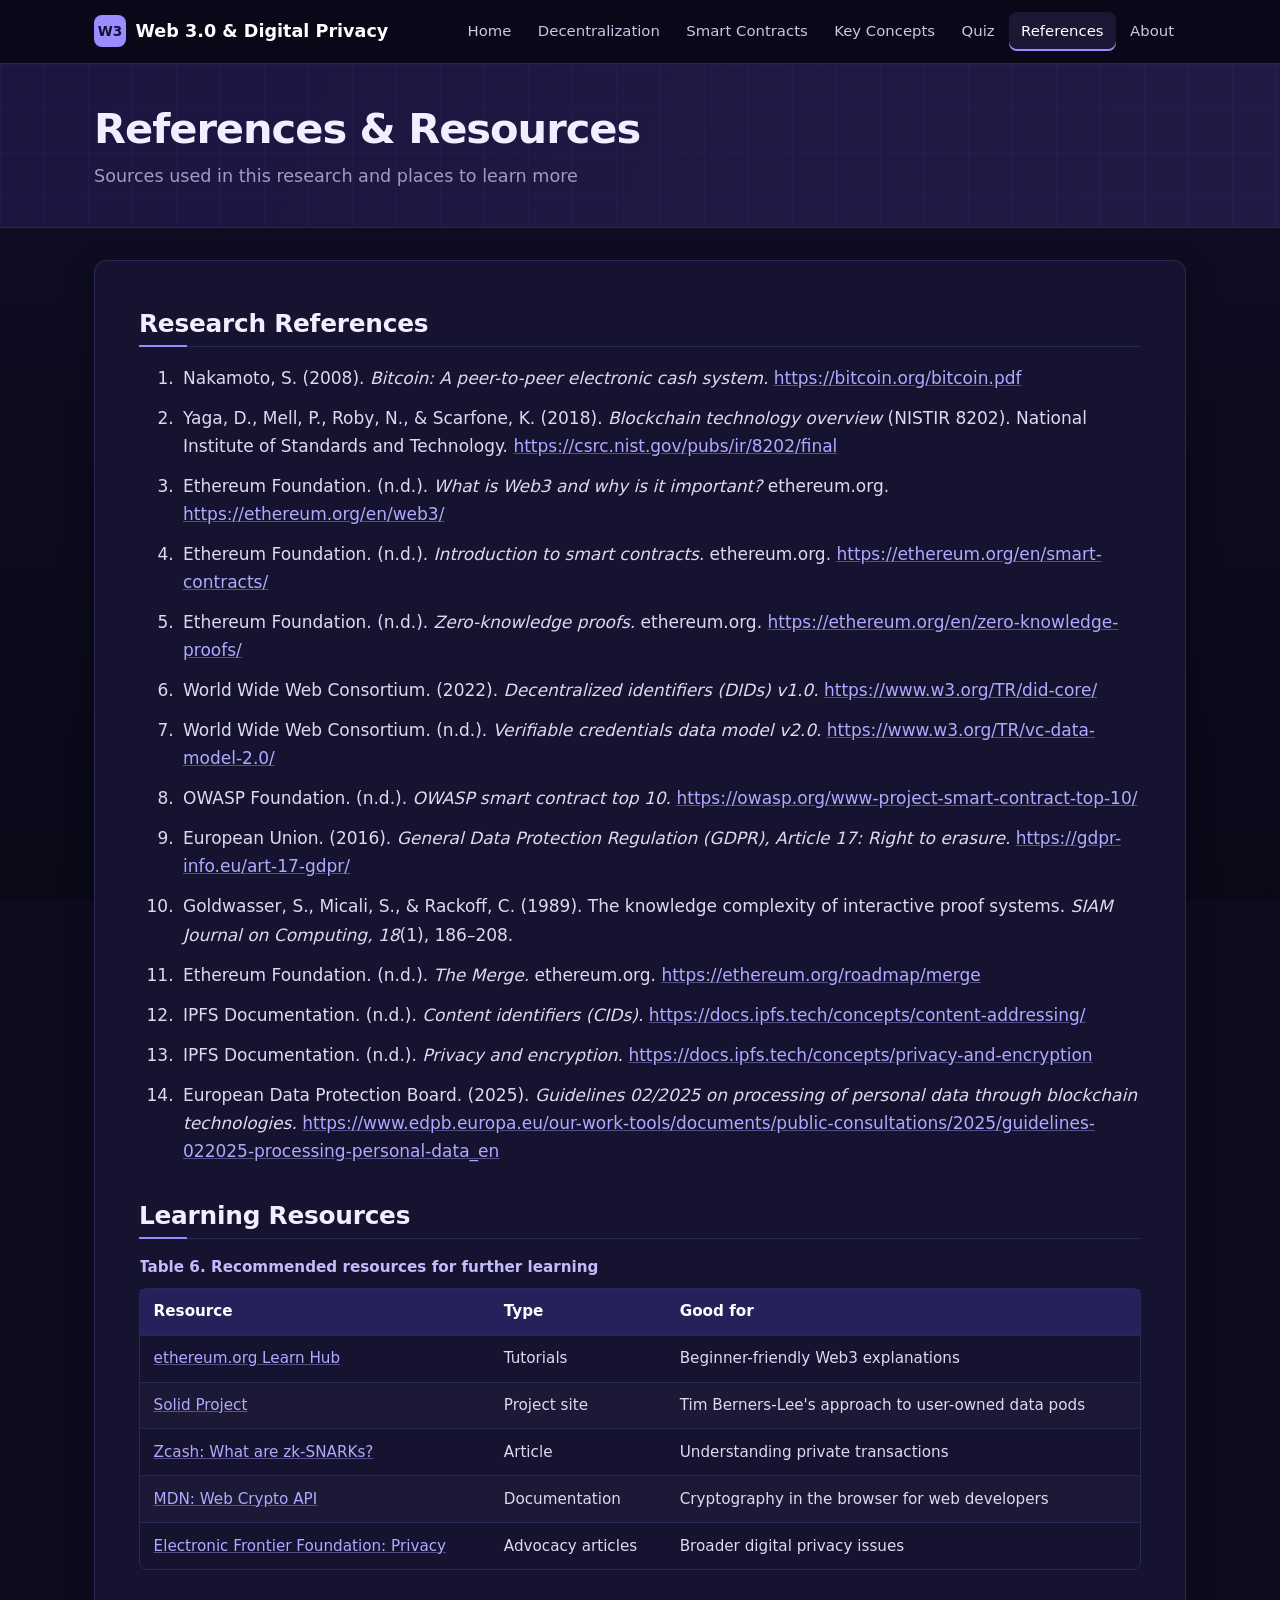
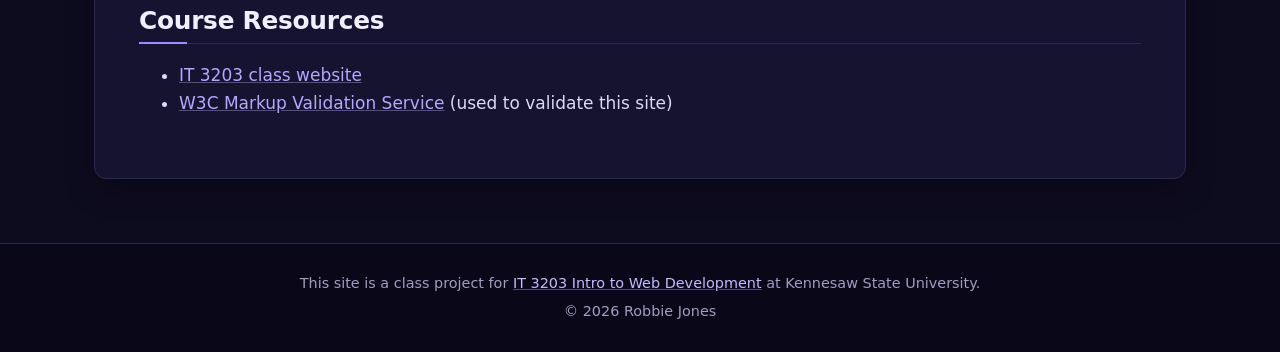
<file: references.html>
<!DOCTYPE html>
<!--
  IT 3203 Class Project - Milestones #1 and #2 (updated for Milestone #2: Quiz added to menu)
  Page: References and Learning Resources
-->
<html lang="en">
<head>
  <meta charset="UTF-8">
  <meta name="viewport" content="width=device-width, initial-scale=1.0">
  <meta name="description" content="Sources and learning resources about Web 3.0, blockchain, and digital privacy.">
  <title>References | Web 3.0 &amp; Digital Privacy</title>
  <link rel="stylesheet" href="style.css">
</head>
<body>

  <!-- Site header and main menu -->
  <header id="site-header">
    <div class="header-inner">
      <a class="site-name" href="index.html"><span class="logo-mark" aria-hidden="true">W3</span>Web 3.0 &amp; Digital Privacy</a>
      <nav aria-label="Main menu">
        <ul>
          <li><a href="index.html">Home</a></li>
          <li><a href="topic1.html">Decentralization</a></li>
          <li><a href="topic2.html">Smart Contracts</a></li>
          <li><a href="key-concepts.html">Key Concepts</a></li>
          <li><a href="quiz.html">Quiz</a></li>
          <li><a class="current" href="references.html">References</a></li>
          <li><a href="about.html">About</a></li>
        </ul>
      </nav>
    </div>
  </header>

  <div class="page-banner">
    <div class="banner-inner">
      <h1>References &amp; Resources</h1>
      <p class="subtitle">Sources used in this research and places to learn more</p>
    </div>
  </div>

  <div class="layout single">
    <main class="content">

      <h2>Research References</h2>
      <ol class="reference-list">
        <li>
          Nakamoto, S. (2008). <em>Bitcoin: A peer-to-peer electronic cash system.</em>
          <a href="https://bitcoin.org/bitcoin.pdf">https://bitcoin.org/bitcoin.pdf</a>
        </li>
        <li>
          Yaga, D., Mell, P., Roby, N., &amp; Scarfone, K. (2018). <em>Blockchain technology overview</em>
          (NISTIR 8202). National Institute of Standards and Technology.
          <a href="https://csrc.nist.gov/pubs/ir/8202/final">https://csrc.nist.gov/pubs/ir/8202/final</a>
        </li>
        <li>
          Ethereum Foundation. (n.d.). <em>What is Web3 and why is it important?</em> ethereum.org.
          <a href="https://ethereum.org/en/web3/">https://ethereum.org/en/web3/</a>
        </li>
        <li>
          Ethereum Foundation. (n.d.). <em>Introduction to smart contracts.</em> ethereum.org.
          <a href="https://ethereum.org/en/smart-contracts/">https://ethereum.org/en/smart-contracts/</a>
        </li>
        <li>
          Ethereum Foundation. (n.d.). <em>Zero-knowledge proofs.</em> ethereum.org.
          <a href="https://ethereum.org/en/zero-knowledge-proofs/">https://ethereum.org/en/zero-knowledge-proofs/</a>
        </li>
        <li>
          World Wide Web Consortium. (2022). <em>Decentralized identifiers (DIDs) v1.0.</em>
          <a href="https://www.w3.org/TR/did-core/">https://www.w3.org/TR/did-core/</a>
        </li>
        <li>
          World Wide Web Consortium. (n.d.). <em>Verifiable credentials data model v2.0.</em>
          <a href="https://www.w3.org/TR/vc-data-model-2.0/">https://www.w3.org/TR/vc-data-model-2.0/</a>
        </li>
        <li>
          OWASP Foundation. (n.d.). <em>OWASP smart contract top 10.</em>
          <a href="https://owasp.org/www-project-smart-contract-top-10/">https://owasp.org/www-project-smart-contract-top-10/</a>
        </li>
        <li>
          European Union. (2016). <em>General Data Protection Regulation (GDPR), Article 17: Right to erasure.</em>
          <a href="https://gdpr-info.eu/art-17-gdpr/">https://gdpr-info.eu/art-17-gdpr/</a>
        </li>
        <li>
          Goldwasser, S., Micali, S., &amp; Rackoff, C. (1989). The knowledge complexity of interactive
          proof systems. <em>SIAM Journal on Computing, 18</em>(1), 186&ndash;208.
        </li>
        <li>
          Ethereum Foundation. (n.d.). <em>The Merge.</em> ethereum.org.
          <a href="https://ethereum.org/roadmap/merge">https://ethereum.org/roadmap/merge</a>
        </li>
        <li>
          IPFS Documentation. (n.d.). <em>Content identifiers (CIDs).</em>
          <a href="https://docs.ipfs.tech/concepts/content-addressing/">https://docs.ipfs.tech/concepts/content-addressing/</a>
        </li>
        <li>
          IPFS Documentation. (n.d.). <em>Privacy and encryption.</em>
          <a href="https://docs.ipfs.tech/concepts/privacy-and-encryption">https://docs.ipfs.tech/concepts/privacy-and-encryption</a>
        </li>
        <li>
          European Data Protection Board. (2025). <em>Guidelines 02/2025 on processing of personal data
          through blockchain technologies.</em>
          <a href="https://www.edpb.europa.eu/our-work-tools/documents/public-consultations/2025/guidelines-022025-processing-personal-data_en">https://www.edpb.europa.eu/our-work-tools/documents/public-consultations/2025/guidelines-022025-processing-personal-data_en</a>
        </li>
      </ol>

      <h2>Learning Resources</h2>
      <table>
        <caption>Table 6. Recommended resources for further learning</caption>
        <thead>
          <tr>
            <th scope="col">Resource</th>
            <th scope="col">Type</th>
            <th scope="col">Good for</th>
          </tr>
        </thead>
        <tbody>
          <tr>
            <td><a href="https://ethereum.org/en/learn/">ethereum.org Learn Hub</a></td>
            <td>Tutorials</td>
            <td>Beginner-friendly Web3 explanations</td>
          </tr>
          <tr>
            <td><a href="https://solidproject.org/">Solid Project</a></td>
            <td>Project site</td>
            <td>Tim Berners-Lee's approach to user-owned data pods</td>
          </tr>
          <tr>
            <td><a href="https://z.cash/learn/what-are-zk-snarks/">Zcash: What are zk-SNARKs?</a></td>
            <td>Article</td>
            <td>Understanding private transactions</td>
          </tr>
          <tr>
            <td><a href="https://developer.mozilla.org/en-US/docs/Web/API/Web_Crypto_API">MDN: Web Crypto API</a></td>
            <td>Documentation</td>
            <td>Cryptography in the browser for web developers</td>
          </tr>
          <tr>
            <td><a href="https://www.eff.org/issues/privacy">Electronic Frontier Foundation: Privacy</a></td>
            <td>Advocacy articles</td>
            <td>Broader digital privacy issues</td>
          </tr>
        </tbody>
      </table>

      <h2>Course Resources</h2>
      <ul>
        <li><a href="https://ksuweb.github.io/IT3203/">IT 3203 class website</a></li>
        <li><a href="https://validator.w3.org/">W3C Markup Validation Service</a> (used to validate this site)</li>
      </ul>

    </main>
  </div>

  <footer>
    <div class="footer-inner">
      <p>This site is a class project for
        <a href="https://ksuweb.github.io/IT3203/">IT 3203 Intro to Web Development</a>
        at Kennesaw State University.</p>
      <p>&copy; 2026 Robbie Jones</p>
    </div>
  </footer>

</body>
</html>
</file>
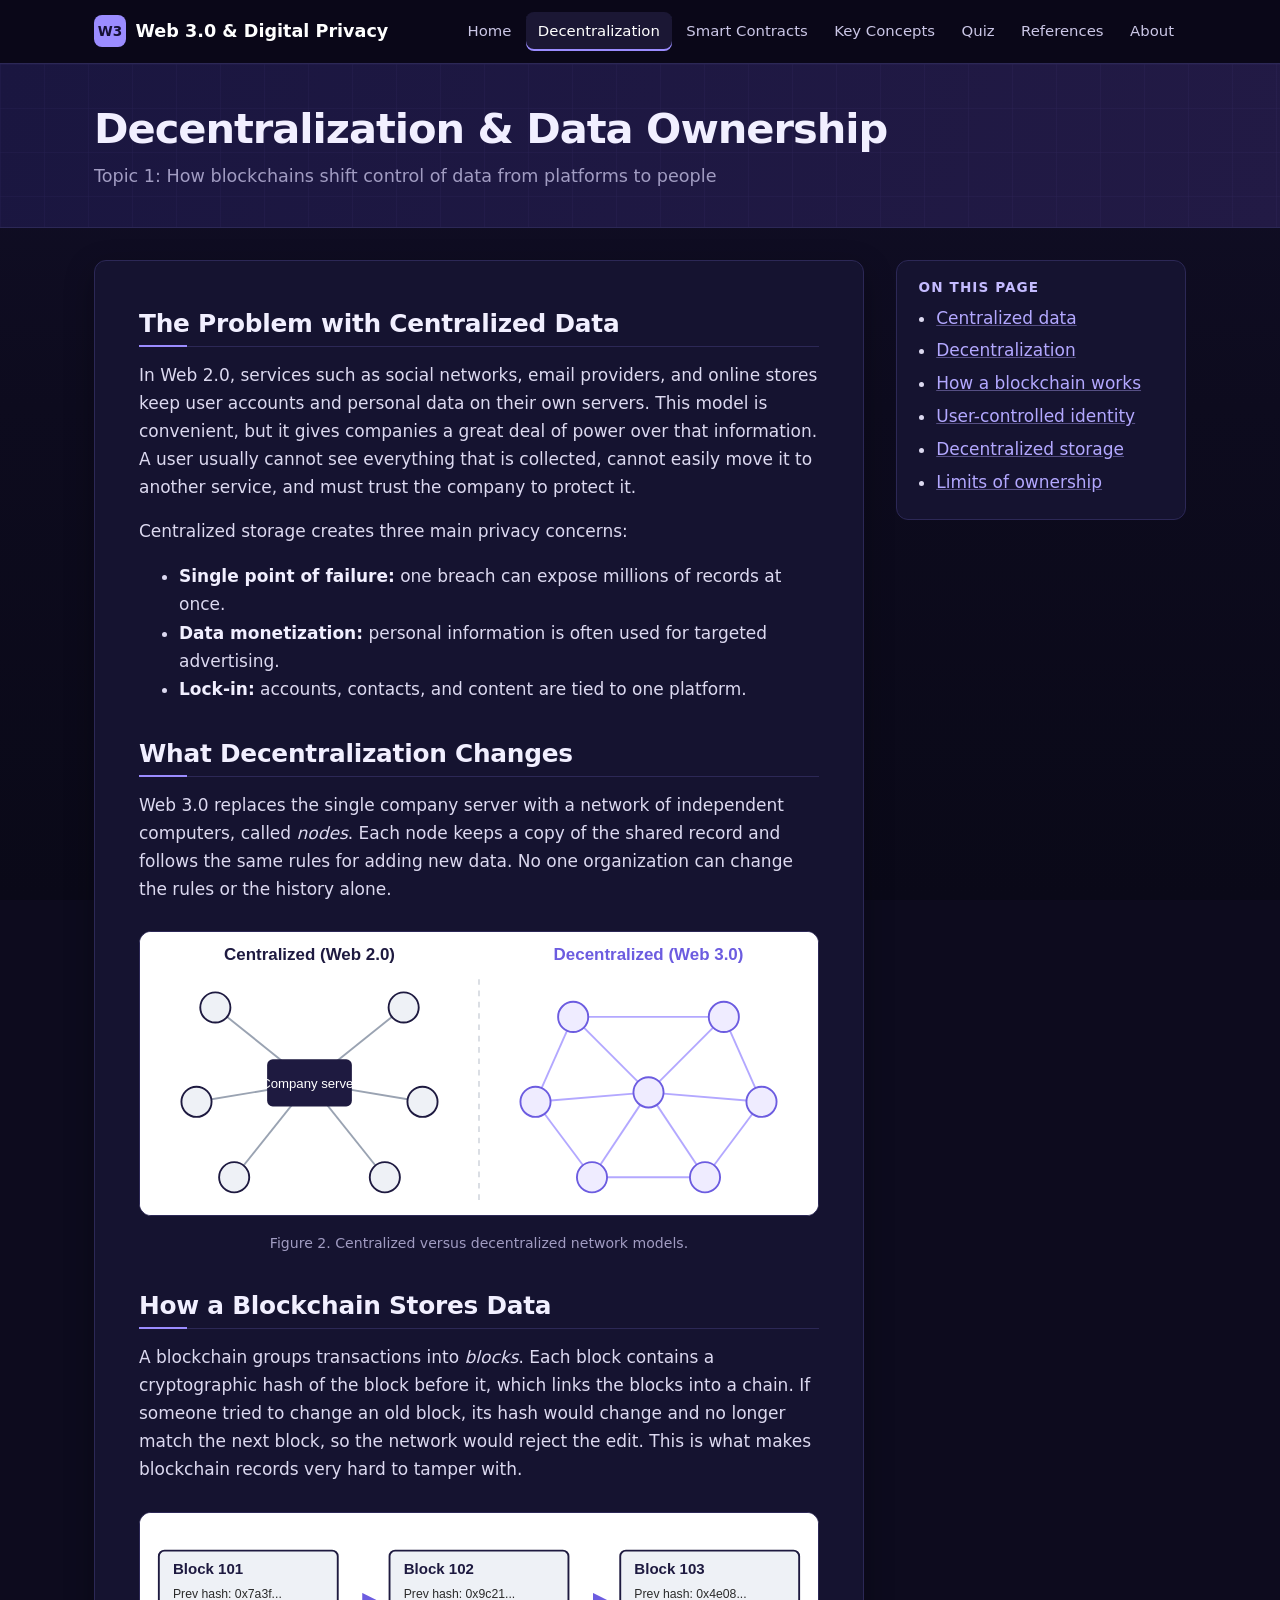
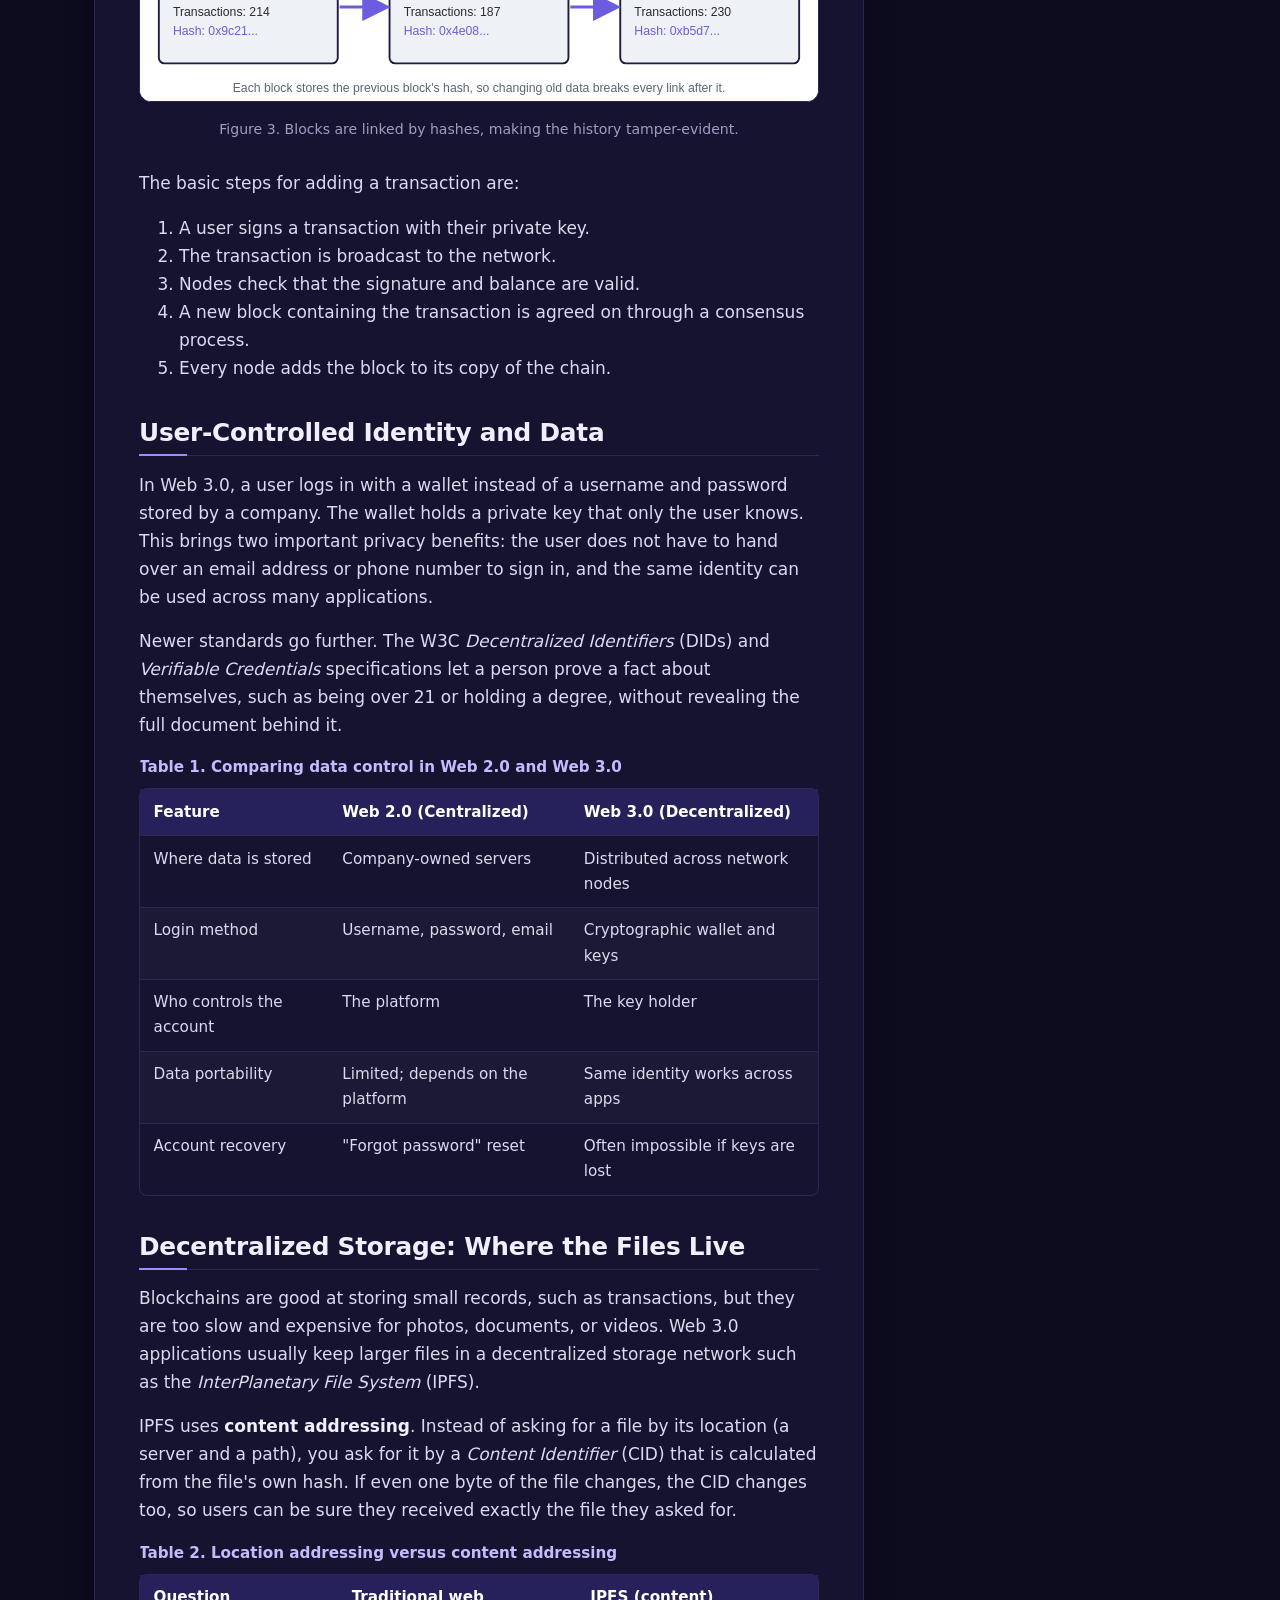
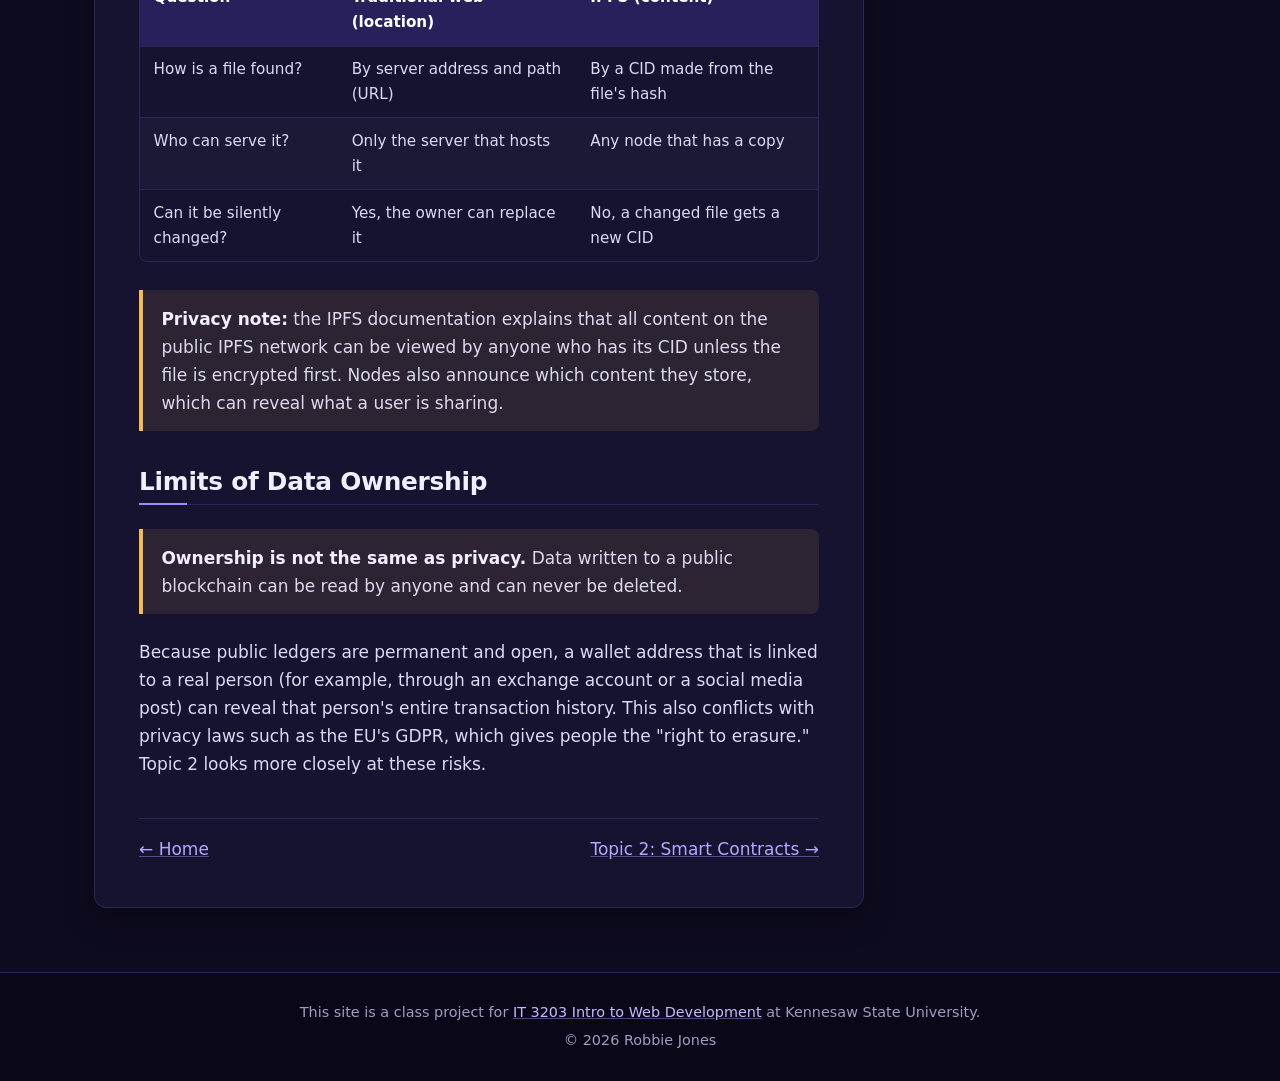
<file: topic1.html>
<!DOCTYPE html>
<!--
  IT 3203 Class Project - Milestones #1 and #2 (updated for Milestone #2: Quiz added to menu)
  Page: Topic 1 - Decentralization, Blockchain, and Data Ownership
-->
<html lang="en">
<head>
  <meta charset="UTF-8">
  <meta name="viewport" content="width=device-width, initial-scale=1.0">
  <meta name="description" content="How decentralization and blockchain technology change who owns and controls personal data.">
  <title>Decentralization &amp; Data Ownership | Web 3.0 &amp; Digital Privacy</title>
  <link rel="stylesheet" href="style.css">
</head>
<body>

  <!-- Site header and main menu -->
  <header id="site-header">
    <div class="header-inner">
      <a class="site-name" href="index.html"><span class="logo-mark" aria-hidden="true">W3</span>Web 3.0 &amp; Digital Privacy</a>
      <nav aria-label="Main menu">
        <ul>
          <li><a href="index.html">Home</a></li>
          <li><a class="current" href="topic1.html">Decentralization</a></li>
          <li><a href="topic2.html">Smart Contracts</a></li>
          <li><a href="key-concepts.html">Key Concepts</a></li>
          <li><a href="quiz.html">Quiz</a></li>
          <li><a href="references.html">References</a></li>
          <li><a href="about.html">About</a></li>
        </ul>
      </nav>
    </div>
  </header>

  <div class="page-banner">
    <div class="banner-inner">
      <h1>Decentralization &amp; Data Ownership</h1>
      <p class="subtitle">Topic 1: How blockchains shift control of data from platforms to people</p>
    </div>
  </div>

  <div class="layout">
    <main class="content">

      <h2 id="problem">The Problem with Centralized Data</h2>
      <p>
        In Web 2.0, services such as social networks, email providers, and online stores keep
        user accounts and personal data on their own servers. This model is convenient, but it
        gives companies a great deal of power over that information. A user usually cannot see
        everything that is collected, cannot easily move it to another service, and must trust
        the company to protect it.
      </p>
      <p>Centralized storage creates three main privacy concerns:</p>
      <ul>
        <li><strong>Single point of failure:</strong> one breach can expose millions of records at once.</li>
        <li><strong>Data monetization:</strong> personal information is often used for targeted advertising.</li>
        <li><strong>Lock-in:</strong> accounts, contacts, and content are tied to one platform.</li>
      </ul>

      <h2 id="decentralization">What Decentralization Changes</h2>
      <p>
        Web 3.0 replaces the single company server with a network of independent computers,
        called <em>nodes</em>. Each node keeps a copy of the shared record and follows the same
        rules for adding new data. No one organization can change the rules or the history alone.
      </p>

      <figure>
        <img src="centralized-vs-decentralized.svg" alt="Left: many users connected to one company server. Right: many nodes connected to each other in a mesh with no central server." width="720" height="300">
        <figcaption>Figure 2. Centralized versus decentralized network models.</figcaption>
      </figure>

      <h2 id="blockchain">How a Blockchain Stores Data</h2>
      <p>
        A blockchain groups transactions into <em>blocks</em>. Each block contains a cryptographic
        hash of the block before it, which links the blocks into a chain. If someone tried to change
        an old block, its hash would change and no longer match the next block, so the network
        would reject the edit. This is what makes blockchain records very hard to tamper with.
      </p>

      <figure>
        <img src="blockchain-chain.svg" alt="Three blocks in a row, each storing the hash of the previous block" width="720" height="200">
        <figcaption>Figure 3. Blocks are linked by hashes, making the history tamper-evident.</figcaption>
      </figure>

      <p>The basic steps for adding a transaction are:</p>
      <ol>
        <li>A user signs a transaction with their private key.</li>
        <li>The transaction is broadcast to the network.</li>
        <li>Nodes check that the signature and balance are valid.</li>
        <li>A new block containing the transaction is agreed on through a consensus process.</li>
        <li>Every node adds the block to its copy of the chain.</li>
      </ol>

      <h2 id="ownership">User-Controlled Identity and Data</h2>
      <p>
        In Web 3.0, a user logs in with a wallet instead of a username and password stored by a
        company. The wallet holds a private key that only the user knows. This brings two
        important privacy benefits: the user does not have to hand over an email address or
        phone number to sign in, and the same identity can be used across many applications.
      </p>
      <p>
        Newer standards go further. The W3C <em>Decentralized Identifiers</em> (DIDs) and
        <em>Verifiable Credentials</em> specifications let a person prove a fact about themselves,
        such as being over 21 or holding a degree, without revealing the full document behind it.
      </p>

      <table>
        <caption>Table 1. Comparing data control in Web 2.0 and Web 3.0</caption>
        <thead>
          <tr>
            <th scope="col">Feature</th>
            <th scope="col">Web 2.0 (Centralized)</th>
            <th scope="col">Web 3.0 (Decentralized)</th>
          </tr>
        </thead>
        <tbody>
          <tr>
            <td>Where data is stored</td>
            <td>Company-owned servers</td>
            <td>Distributed across network nodes</td>
          </tr>
          <tr>
            <td>Login method</td>
            <td>Username, password, email</td>
            <td>Cryptographic wallet and keys</td>
          </tr>
          <tr>
            <td>Who controls the account</td>
            <td>The platform</td>
            <td>The key holder</td>
          </tr>
          <tr>
            <td>Data portability</td>
            <td>Limited; depends on the platform</td>
            <td>Same identity works across apps</td>
          </tr>
          <tr>
            <td>Account recovery</td>
            <td>"Forgot password" reset</td>
            <td>Often impossible if keys are lost</td>
          </tr>
        </tbody>
      </table>

      <h2 id="storage">Decentralized Storage: Where the Files Live</h2>
      <p>
        Blockchains are good at storing small records, such as transactions, but they are too
        slow and expensive for photos, documents, or videos. Web 3.0 applications usually keep
        larger files in a decentralized storage network such as the
        <em>InterPlanetary File System</em> (IPFS).
      </p>
      <p>
        IPFS uses <strong>content addressing</strong>. Instead of asking for a file by its location
        (a server and a path), you ask for it by a <em>Content Identifier</em> (CID) that is
        calculated from the file's own hash. If even one byte of the file changes, the CID changes
        too, so users can be sure they received exactly the file they asked for.
      </p>

      <table>
        <caption>Table 2. Location addressing versus content addressing</caption>
        <thead>
          <tr>
            <th scope="col">Question</th>
            <th scope="col">Traditional web (location)</th>
            <th scope="col">IPFS (content)</th>
          </tr>
        </thead>
        <tbody>
          <tr>
            <td>How is a file found?</td>
            <td>By server address and path (URL)</td>
            <td>By a CID made from the file's hash</td>
          </tr>
          <tr>
            <td>Who can serve it?</td>
            <td>Only the server that hosts it</td>
            <td>Any node that has a copy</td>
          </tr>
          <tr>
            <td>Can it be silently changed?</td>
            <td>Yes, the owner can replace it</td>
            <td>No, a changed file gets a new CID</td>
          </tr>
        </tbody>
      </table>

      <div class="callout warning">
        <strong>Privacy note:</strong> the IPFS documentation explains that all content on the
        public IPFS network can be viewed by anyone who has its CID unless the file is encrypted
        first. Nodes also announce which content they store, which can reveal what a user is sharing.
      </div>

      <h2 id="limits">Limits of Data Ownership</h2>
      <div class="callout warning">
        <strong>Ownership is not the same as privacy.</strong> Data written to a public blockchain
        can be read by anyone and can never be deleted.
      </div>
      <p>
        Because public ledgers are permanent and open, a wallet address that is linked to a
        real person (for example, through an exchange account or a social media post) can reveal
        that person's entire transaction history. This also conflicts with privacy laws such as
        the EU's GDPR, which gives people the "right to erasure." Topic 2 looks more closely at
        these risks.
      </p>

      <!-- Previous / next navigation between research pages -->
      <div class="page-nav">
        <a href="index.html">&larr; Home</a>
        <a href="topic2.html">Topic 2: Smart Contracts &rarr;</a>
      </div>

    </main>

    <!-- Sidebar: in-page links -->
    <aside class="sidebar">
      <div class="card">
        <h3>On This Page</h3>
        <ul>
          <li><a href="#problem">Centralized data</a></li>
          <li><a href="#decentralization">Decentralization</a></li>
          <li><a href="#blockchain">How a blockchain works</a></li>
          <li><a href="#ownership">User-controlled identity</a></li>
          <li><a href="#storage">Decentralized storage</a></li>
          <li><a href="#limits">Limits of ownership</a></li>
        </ul>
      </div>
    </aside>
  </div>

  <footer>
    <div class="footer-inner">
      <p>This site is a class project for
        <a href="https://ksuweb.github.io/IT3203/">IT 3203 Intro to Web Development</a>
        at Kennesaw State University.</p>
      <p>&copy; 2026 Robbie Jones</p>
    </div>
  </footer>

</body>
</html>
</file>
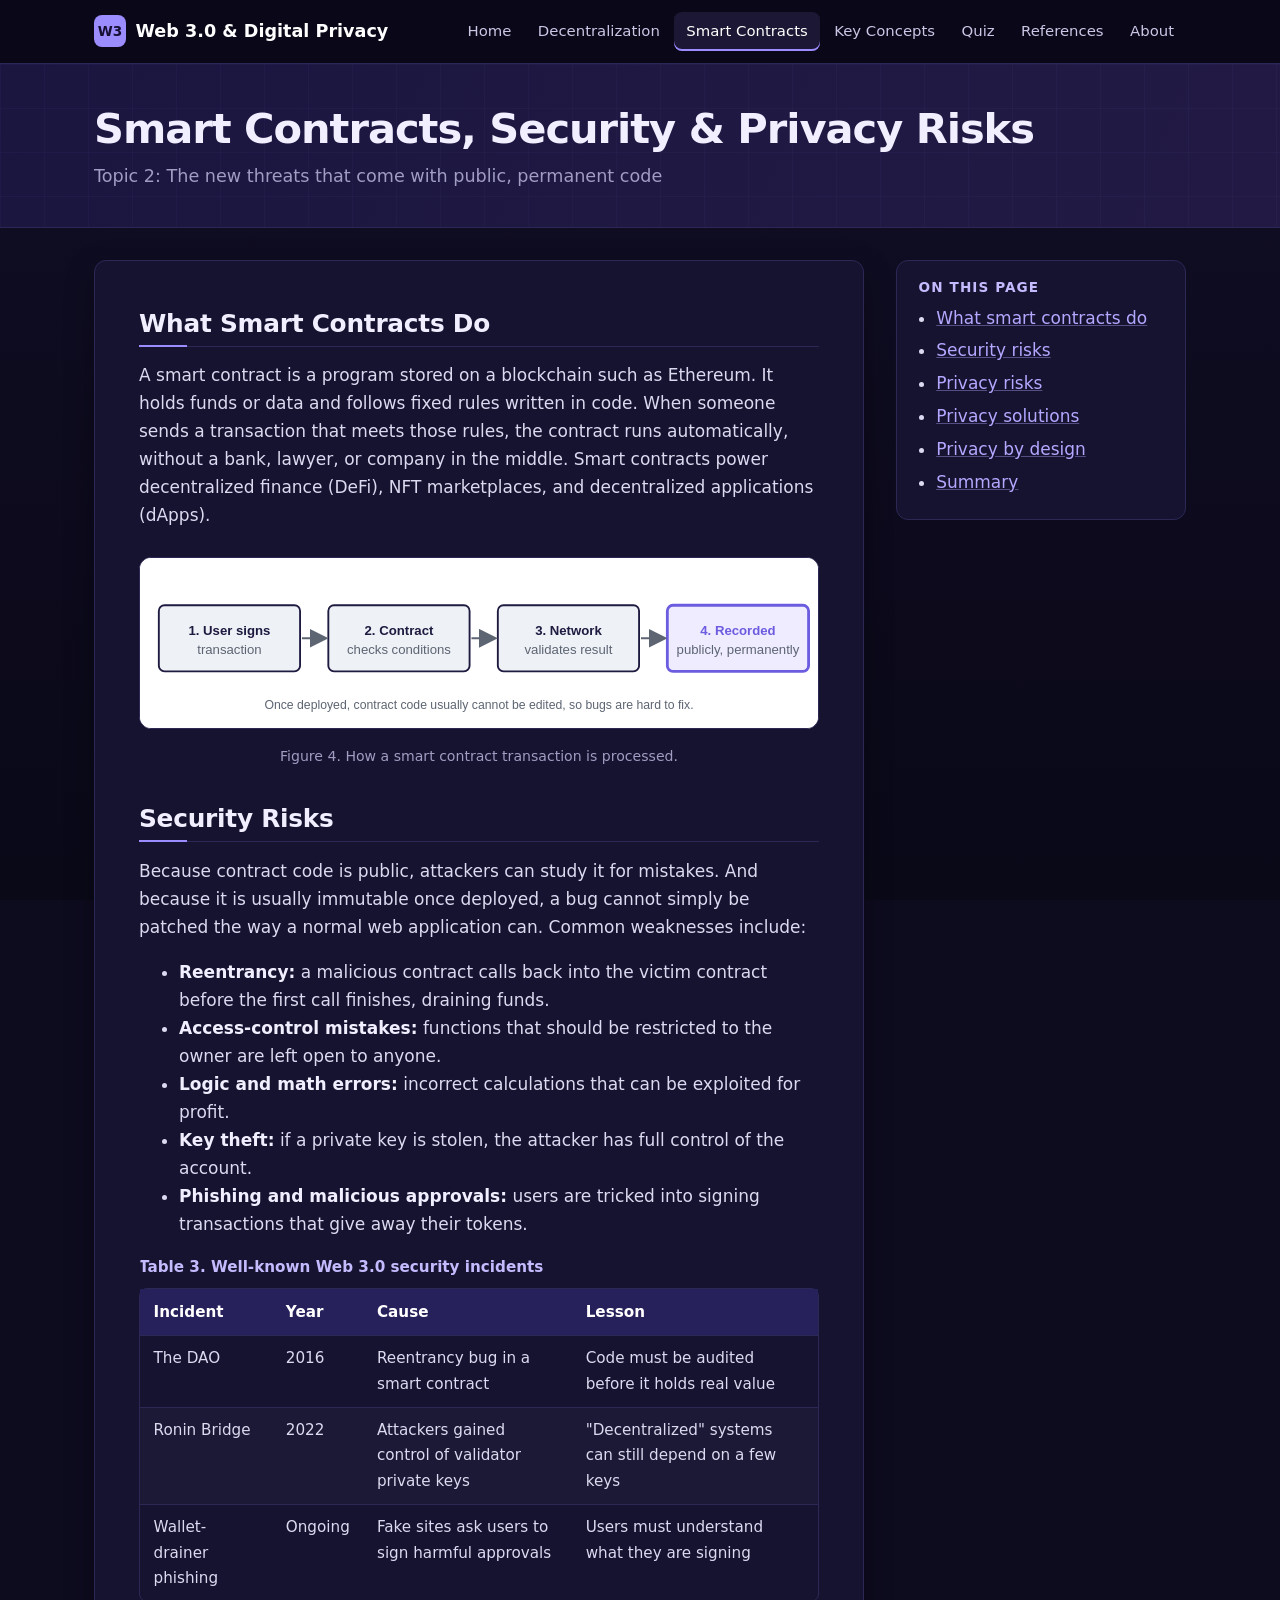
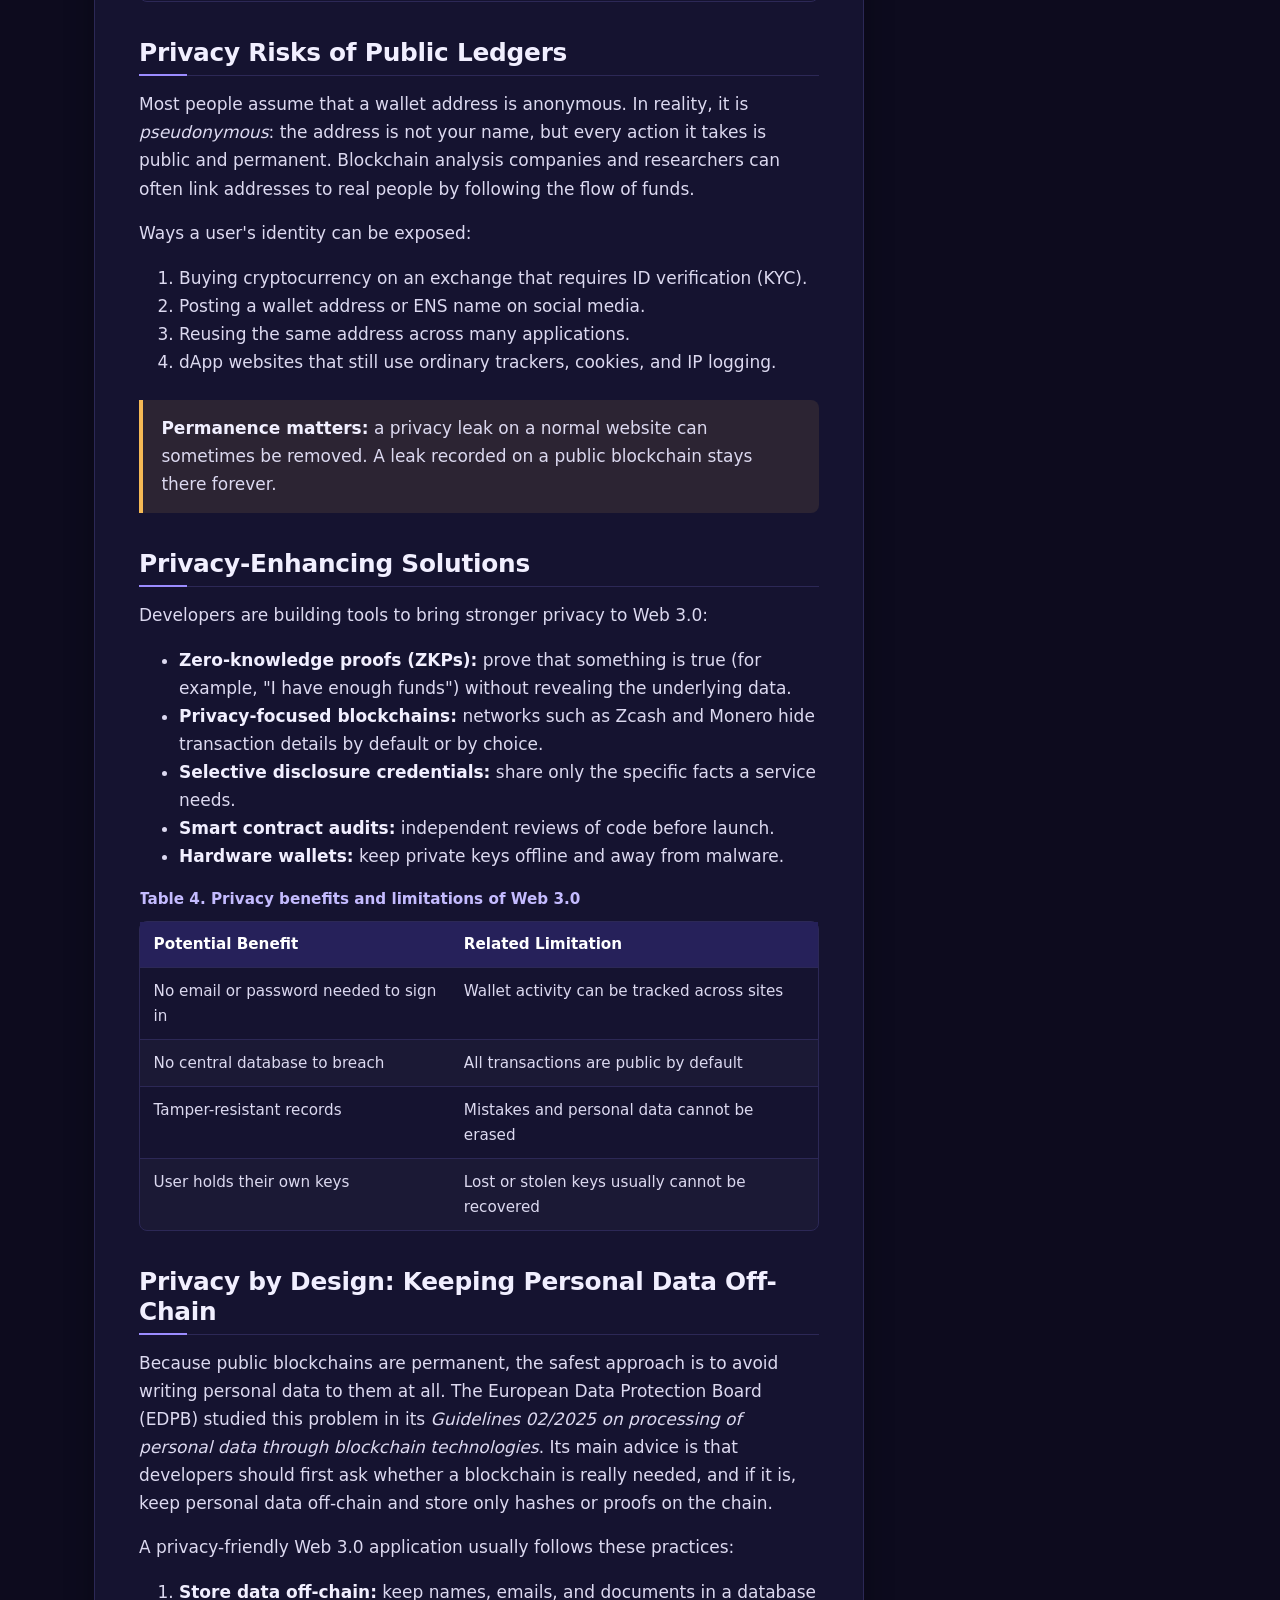
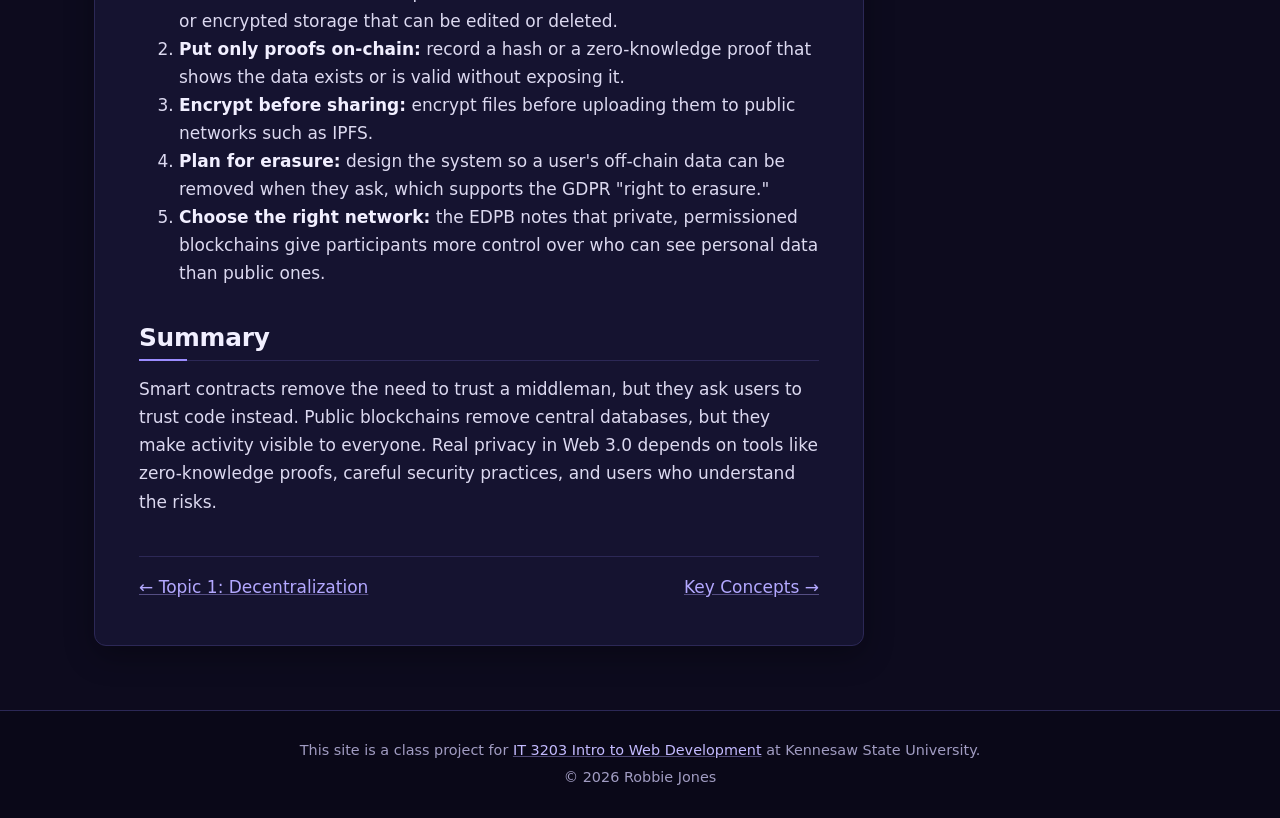
<file: topic2.html>
<!DOCTYPE html>
<!--
  IT 3203 Class Project - Milestones #1 and #2 (updated for Milestone #2: Quiz added to menu)
  Page: Topic 2 - Smart Contracts, Security, and Privacy Risks
-->
<html lang="en">
<head>
  <meta charset="UTF-8">
  <meta name="viewport" content="width=device-width, initial-scale=1.0">
  <meta name="description" content="Security and privacy risks of smart contracts and public blockchains, and the tools that reduce them.">
  <title>Smart Contracts &amp; Privacy Risks | Web 3.0 &amp; Digital Privacy</title>
  <link rel="stylesheet" href="style.css">
</head>
<body>

  <!-- Site header and main menu -->
  <header id="site-header">
    <div class="header-inner">
      <a class="site-name" href="index.html"><span class="logo-mark" aria-hidden="true">W3</span>Web 3.0 &amp; Digital Privacy</a>
      <nav aria-label="Main menu">
        <ul>
          <li><a href="index.html">Home</a></li>
          <li><a href="topic1.html">Decentralization</a></li>
          <li><a class="current" href="topic2.html">Smart Contracts</a></li>
          <li><a href="key-concepts.html">Key Concepts</a></li>
          <li><a href="quiz.html">Quiz</a></li>
          <li><a href="references.html">References</a></li>
          <li><a href="about.html">About</a></li>
        </ul>
      </nav>
    </div>
  </header>

  <div class="page-banner">
    <div class="banner-inner">
      <h1>Smart Contracts, Security &amp; Privacy Risks</h1>
      <p class="subtitle">Topic 2: The new threats that come with public, permanent code</p>
    </div>
  </div>

  <div class="layout">
    <main class="content">

      <h2 id="contracts">What Smart Contracts Do</h2>
      <p>
        A smart contract is a program stored on a blockchain such as Ethereum. It holds funds or
        data and follows fixed rules written in code. When someone sends a transaction that meets
        those rules, the contract runs automatically, without a bank, lawyer, or company in the
        middle. Smart contracts power decentralized finance (DeFi), NFT marketplaces, and
        decentralized applications (dApps).
      </p>

      <figure>
        <img src="smart-contract-flow.svg" alt="Four steps: user signs a transaction, contract checks conditions, network validates the result, result is recorded publicly" width="720" height="180">
        <figcaption>Figure 4. How a smart contract transaction is processed.</figcaption>
      </figure>

      <h2 id="security">Security Risks</h2>
      <p>
        Because contract code is public, attackers can study it for mistakes. And because it is
        usually immutable once deployed, a bug cannot simply be patched the way a normal web
        application can. Common weaknesses include:
      </p>
      <ul>
        <li><strong>Reentrancy:</strong> a malicious contract calls back into the victim contract before the first call finishes, draining funds.</li>
        <li><strong>Access-control mistakes:</strong> functions that should be restricted to the owner are left open to anyone.</li>
        <li><strong>Logic and math errors:</strong> incorrect calculations that can be exploited for profit.</li>
        <li><strong>Key theft:</strong> if a private key is stolen, the attacker has full control of the account.</li>
        <li><strong>Phishing and malicious approvals:</strong> users are tricked into signing transactions that give away their tokens.</li>
      </ul>

      <table>
        <caption>Table 3. Well-known Web 3.0 security incidents</caption>
        <thead>
          <tr>
            <th scope="col">Incident</th>
            <th scope="col">Year</th>
            <th scope="col">Cause</th>
            <th scope="col">Lesson</th>
          </tr>
        </thead>
        <tbody>
          <tr>
            <td>The DAO</td>
            <td>2016</td>
            <td>Reentrancy bug in a smart contract</td>
            <td>Code must be audited before it holds real value</td>
          </tr>
          <tr>
            <td>Ronin Bridge</td>
            <td>2022</td>
            <td>Attackers gained control of validator private keys</td>
            <td>"Decentralized" systems can still depend on a few keys</td>
          </tr>
          <tr>
            <td>Wallet-drainer phishing</td>
            <td>Ongoing</td>
            <td>Fake sites ask users to sign harmful approvals</td>
            <td>Users must understand what they are signing</td>
          </tr>
        </tbody>
      </table>

      <h2 id="privacy">Privacy Risks of Public Ledgers</h2>
      <p>
        Most people assume that a wallet address is anonymous. In reality, it is
        <em>pseudonymous</em>: the address is not your name, but every action it takes is public
        and permanent. Blockchain analysis companies and researchers can often link addresses to
        real people by following the flow of funds.
      </p>
      <p>Ways a user's identity can be exposed:</p>
      <ol>
        <li>Buying cryptocurrency on an exchange that requires ID verification (KYC).</li>
        <li>Posting a wallet address or ENS name on social media.</li>
        <li>Reusing the same address across many applications.</li>
        <li>dApp websites that still use ordinary trackers, cookies, and IP logging.</li>
      </ol>

      <div class="callout warning">
        <strong>Permanence matters:</strong> a privacy leak on a normal website can sometimes be
        removed. A leak recorded on a public blockchain stays there forever.
      </div>

      <h2 id="solutions">Privacy-Enhancing Solutions</h2>
      <p>Developers are building tools to bring stronger privacy to Web 3.0:</p>
      <ul>
        <li><strong>Zero-knowledge proofs (ZKPs):</strong> prove that something is true (for example, "I have enough funds") without revealing the underlying data.</li>
        <li><strong>Privacy-focused blockchains:</strong> networks such as Zcash and Monero hide transaction details by default or by choice.</li>
        <li><strong>Selective disclosure credentials:</strong> share only the specific facts a service needs.</li>
        <li><strong>Smart contract audits:</strong> independent reviews of code before launch.</li>
        <li><strong>Hardware wallets:</strong> keep private keys offline and away from malware.</li>
      </ul>

      <table>
        <caption>Table 4. Privacy benefits and limitations of Web 3.0</caption>
        <thead>
          <tr>
            <th scope="col">Potential Benefit</th>
            <th scope="col">Related Limitation</th>
          </tr>
        </thead>
        <tbody>
          <tr>
            <td>No email or password needed to sign in</td>
            <td>Wallet activity can be tracked across sites</td>
          </tr>
          <tr>
            <td>No central database to breach</td>
            <td>All transactions are public by default</td>
          </tr>
          <tr>
            <td>Tamper-resistant records</td>
            <td>Mistakes and personal data cannot be erased</td>
          </tr>
          <tr>
            <td>User holds their own keys</td>
            <td>Lost or stolen keys usually cannot be recovered</td>
          </tr>
        </tbody>
      </table>

      <h2 id="design">Privacy by Design: Keeping Personal Data Off-Chain</h2>
      <p>
        Because public blockchains are permanent, the safest approach is to avoid writing personal
        data to them at all. The European Data Protection Board (EDPB) studied this problem in its
        <em>Guidelines 02/2025 on processing of personal data through blockchain technologies</em>.
        Its main advice is that developers should first ask whether a blockchain is really needed,
        and if it is, keep personal data off-chain and store only hashes or proofs on the chain.
      </p>
      <p>A privacy-friendly Web 3.0 application usually follows these practices:</p>
      <ol>
        <li><strong>Store data off-chain:</strong> keep names, emails, and documents in a database or encrypted storage that can be edited or deleted.</li>
        <li><strong>Put only proofs on-chain:</strong> record a hash or a zero-knowledge proof that shows the data exists or is valid without exposing it.</li>
        <li><strong>Encrypt before sharing:</strong> encrypt files before uploading them to public networks such as IPFS.</li>
        <li><strong>Plan for erasure:</strong> design the system so a user's off-chain data can be removed when they ask, which supports the GDPR "right to erasure."</li>
        <li><strong>Choose the right network:</strong> the EDPB notes that private, permissioned blockchains give participants more control over who can see personal data than public ones.</li>
      </ol>

      <h2 id="conclusion">Summary</h2>
      <p>
        Smart contracts remove the need to trust a middleman, but they ask users to trust code
        instead. Public blockchains remove central databases, but they make activity visible to
        everyone. Real privacy in Web 3.0 depends on tools like zero-knowledge proofs, careful
        security practices, and users who understand the risks.
      </p>

      <div class="page-nav">
        <a href="topic1.html">&larr; Topic 1: Decentralization</a>
        <a href="key-concepts.html">Key Concepts &rarr;</a>
      </div>

    </main>

    <aside class="sidebar">
      <div class="card">
        <h3>On This Page</h3>
        <ul>
          <li><a href="#contracts">What smart contracts do</a></li>
          <li><a href="#security">Security risks</a></li>
          <li><a href="#privacy">Privacy risks</a></li>
          <li><a href="#solutions">Privacy solutions</a></li>
          <li><a href="#design">Privacy by design</a></li>
          <li><a href="#conclusion">Summary</a></li>
        </ul>
      </div>
    </aside>
  </div>

  <footer>
    <div class="footer-inner">
      <p>This site is a class project for
        <a href="https://ksuweb.github.io/IT3203/">IT 3203 Intro to Web Development</a>
        at Kennesaw State University.</p>
      <p>&copy; 2026 Robbie Jones</p>
    </div>
  </footer>

</body>
</html>
</file>
<file: style.css>
/* ==========================================================
   IT 3203 Project - Web 3.0 & Digital Privacy
   Single site-wide stylesheet (Milestones #1 and #2)
   Theme: "Midnight Violet", a dark indigo look with a single violet accent.
   Milestone #2 changes:
   - toned-down effects (no glows or "lifting" hovers)
   - refactored shared rules and color variables
   - design polish: sticky header with logo mark, home page hero,
     key-term cards, icon cards for the contents, shared buttons
   - quiz styles: question cards and tags, selected answers,
     progress bar, timer, score ring, and results
   Selector types used: element (body, h1), class (.card),
   ID (#site-header), descendant (nav a), pseudo-class (a:hover),
   attribute (input[type="text"]), pseudo-element (.page-banner::after),
   child (.quiz-form > fieldset)
   ========================================================== */

/* ---------- 1. Color and size variables (change the theme here) ---------- */
:root {
  --bg: #0d0b1e;            /* page background (deep indigo) */
  --panel: #151330;         /* content and card background */
  --panel-raised: #1c1940;  /* inputs, options, table stripes */
  --header: #0a0818;        /* header and footer background */
  --accent: #9b8cff;        /* main accent: borders, highlights (violet) */
  --accent-strong: #b8adff; /* accent hover */
  --accent-soft: rgba(155, 140, 255, 0.12);
  --accent-text: #b3a8ff;   /* links */
  --on-accent: #140f33;     /* text on violet buttons */
  --heading: #f1efff;       /* headings */
  --subheading: #c4bbff;    /* small headings and labels */
  --text: #dcd9f0;          /* body text */
  --muted: #a19cc2;         /* secondary text */
  --border: #2c2856;        /* normal borders */
  --border-accent: rgba(155, 140, 255, 0.4);
  --success: #3ccf8e;       /* correct answers, pass */
  --success-bg: rgba(60, 207, 142, 0.12);
  --danger: #ff6b6b;        /* wrong answers, fail */
  --danger-bg: rgba(255, 107, 107, 0.12);
  --warning: #f5b955;       /* timer warning */
  --radius: 12px;
  --radius-small: 8px;
  --shadow: 0 10px 30px rgba(0, 0, 0, 0.3);
}

/* ---------- 2. Base element styles ---------- */
* {
  box-sizing: border-box;
}

html {
  scroll-behavior: smooth;
  scroll-padding-top: 5rem; /* in-page links stop below the sticky header */
}

body {
  margin: 0;
  font-family: "Segoe UI", system-ui, -apple-system, Arial, sans-serif;
  font-size: 17px;
  line-height: 1.65;
  color: var(--text);
  background-color: var(--bg);
  background-image: linear-gradient(180deg, #120f28 0%, #0d0b1e 45%, #0a0918 100%);
  background-attachment: fixed;
}

h1,
h2,
h3 {
  line-height: 1.2;
  color: var(--heading);
  letter-spacing: -0.01em;
}

h1 {
  margin: 0 0 0.5rem;
  font-size: 2.6rem;
  font-weight: 700;
  letter-spacing: -0.025em;
}

h2 {
  font-size: 1.55rem;
  margin: 2.25rem 0 0.9rem;
  padding-bottom: 0.45rem;
  border-bottom: 1px solid var(--border);
}

/* A short violet bar under each section heading */
.content > h2 {
  position: relative;
}

.content > h2::after {
  content: "";
  position: absolute;
  left: 0;
  bottom: -1px;
  width: 48px;
  height: 2px;
  background-color: var(--accent);
}

h3 {
  font-size: 1.12rem;
  margin: 1.5rem 0 0.5rem;
  color: var(--subheading);
}

p {
  margin: 0 0 1rem;
}

a {
  color: var(--accent-text);
  text-decoration-color: rgba(179, 168, 255, 0.4);
}

/* Pseudo-class selector: hover effect on all links */
a:hover {
  color: #ffffff;
  text-decoration-color: #ffffff;
}

/* Visible outline for keyboard users on links, buttons and form controls */
a:focus-visible,
button:focus-visible,
input:focus-visible,
select:focus-visible {
  outline: 2px solid var(--accent);
  outline-offset: 2px;
}

img {
  max-width: 100%;
  height: auto;
}

strong {
  color: var(--heading);
}

/* Hides text visually but keeps it for screen readers */
.visually-hidden {
  position: absolute;
  width: 1px;
  height: 1px;
  overflow: hidden;
  clip: rect(0 0 0 0);
  white-space: nowrap;
}

/* ---------- 3. Header and main menu ---------- */
/* ID selector. The header stays at the top while the page scrolls. */
#site-header {
  position: sticky;
  top: 0;
  z-index: 10;
  background-color: rgba(10, 8, 24, 0.94);
  border-bottom: 1px solid var(--border);
}

/* Flexbox places the site name and menu side by side */
.header-inner {
  display: flex;
  justify-content: space-between;
  align-items: center;
  flex-wrap: wrap;
  gap: 0.5rem 1rem;
  max-width: 1140px;
  margin: 0 auto;
  padding: 0.75rem 1.5rem;
}

.site-name {
  display: flex;
  align-items: center;
  gap: 0.6rem;
  font-size: 1.1rem;
  font-weight: 700;
  color: #ffffff;
  text-decoration: none;
}

.site-name:hover {
  color: var(--accent-text);
}

/* Small square logo with the letters "W3" */
.logo-mark {
  display: inline-grid;
  place-items: center;
  width: 2rem;
  height: 2rem;
  border-radius: var(--radius-small);
  background-color: var(--accent);
  color: var(--on-accent);
  font-size: 0.85rem;
  font-weight: 800;
  letter-spacing: 0;
}

/* Descendant selectors for the menu */
nav ul {
  display: flex;
  flex-wrap: wrap;
  gap: 0.15rem;
  list-style: none;
  margin: 0;
  padding: 0;
}

nav a {
  display: block;
  padding: 0.45rem 0.75rem;
  border-radius: var(--radius-small);
  color: #cbc6e6;
  font-size: 0.93rem;
  font-weight: 500;
  text-decoration: none;
  transition: background-color 0.2s, color 0.2s;
}

nav a:hover {
  background-color: var(--accent-soft);
  color: #ffffff;
}

/* Highlights the page the visitor is currently on */
nav a.current {
  background-color: var(--accent-soft);
  color: #ffffff;
  box-shadow: inset 0 -2px 0 var(--accent);
}

/* ---------- 4. Page banners ---------- */
/* Inner pages use a compact banner */
.page-banner {
  position: relative;
  overflow: hidden;
  background: linear-gradient(110deg, #1a1640, #221a45);
  border-bottom: 1px solid var(--border);
}

/* Pseudo-element: faint grid lines behind the banner text */
.page-banner::after,
.hero::after {
  content: "";
  position: absolute;
  top: 0;
  right: 0;
  bottom: 0;
  left: 0;
  pointer-events: none;
  opacity: 0.08;
  background-image:
    linear-gradient(rgba(155, 140, 255, 0.5) 1px, transparent 1px),
    linear-gradient(90deg, rgba(155, 140, 255, 0.5) 1px, transparent 1px);
  background-size: 44px 44px;
}

.page-banner .banner-inner {
  position: relative;
  z-index: 1;
  max-width: 1140px;
  margin: 0 auto;
  padding: 2.5rem 1.5rem 2.25rem;
}

.subtitle {
  margin: 0;
  max-width: 65ch;
  color: var(--muted);
  font-size: 1.1rem;
}

/* The home page uses a larger "hero" banner */
.hero {
  position: relative;
  overflow: hidden;
  background: linear-gradient(115deg, #191540 0%, #211846 55%, #2a1a4a 100%);
  border-bottom: 1px solid var(--border);
}

.hero-inner {
  position: relative;
  z-index: 1;
  max-width: 1140px;
  margin: 0 auto;
  padding: 4rem 1.5rem 3rem;
}

.eyebrow {
  margin: 0 0 0.75rem;
  color: var(--accent-text);
  font-size: 0.85rem;
  font-weight: 600;
  letter-spacing: 0.12em;
  text-transform: uppercase;
}

.hero h1 {
  font-size: 3.2rem;
  max-width: 18ch;
}

.hero-lead {
  max-width: 60ch;
  margin: 0 0 1.75rem;
  color: #c3bee0;
  font-size: 1.18rem;
}

.hero-actions {
  display: flex;
  flex-wrap: wrap;
  gap: 0.75rem;
}

/* Quick stats in a row, separated by thin lines */
.hero-stats {
  display: flex;
  flex-wrap: wrap;
  gap: 0;
  list-style: none;
  margin: 2.5rem 0 0;
  padding: 0;
}

.hero-stats li {
  padding: 0 1.5rem;
  border-left: 1px solid var(--border);
  color: var(--muted);
  font-size: 0.92rem;
}

.hero-stats li:first-child {
  padding-left: 0;
  border-left: none;
}

.hero-stats strong {
  display: block;
  color: #ffffff;
  font-size: 1.6rem;
  line-height: 1.2;
}

/* ---------- 5. Page layout (CSS grid) ---------- */
.layout {
  display: grid;
  grid-template-columns: minmax(0, 1fr) 290px;
  gap: 2rem;
  max-width: 1140px;
  margin: 0 auto;
  padding: 2rem 1.5rem;
}

/* Pages without a sidebar use a single column */
.layout.single {
  grid-template-columns: minmax(0, 1fr);
}

/* Shared panel look for the main content, sidebar cards and concept blocks */
.content,
.card,
.concept {
  background-color: var(--panel);
  border: 1px solid var(--border);
  border-radius: var(--radius);
}

.content {
  padding: 0.75rem 2.75rem 2.75rem;
  box-shadow: var(--shadow);
}

/* Larger first paragraph */
.lead {
  font-size: 1.1rem;
  color: #ebe8fa;
}

/* ---------- 6. Sidebar and cards ---------- */
/* The whole sidebar stays in view while the page scrolls */
.sidebar {
  position: sticky;
  top: 5rem;
  align-self: start;
}

.card {
  padding: 1.15rem 1.35rem;
  margin-bottom: 1rem;
  overflow-wrap: anywhere; /* keeps long emails/links inside the card */
}

.card h3 {
  margin-top: 0;
  font-size: 0.85rem;
  letter-spacing: 0.08em;
  text-transform: uppercase;
}

.card ul,
.card ol {
  padding-left: 1.1rem;
  margin: 0;
}

.card li {
  margin-bottom: 0.3rem;
}

.card p {
  color: var(--muted);
  font-size: 0.95rem;
}

/* A card with a violet tint, used for calls to action */
.card-highlight {
  background: linear-gradient(160deg, rgba(155, 140, 255, 0.16), rgba(155, 140, 255, 0.03));
  border-color: var(--border-accent);
}

/* Numbered research questions with violet numbers */
.question-list li::marker {
  color: var(--accent);
  font-weight: 700;
}

/* ---------- 7. Buttons (used on the home page and quiz) ---------- */
.btn {
  display: inline-block;
  padding: 0.7rem 1.4rem;
  font: inherit;
  font-weight: 600;
  line-height: 1.2;
  text-align: center;
  text-decoration: none;
  border-radius: var(--radius-small);
  border: 1px solid transparent;
  cursor: pointer;
  transition: background-color 0.2s, border-color 0.2s, color 0.2s;
}

.btn-primary {
  background-color: var(--accent);
  color: var(--on-accent);
}

.btn-primary:hover {
  background-color: var(--accent-strong);
  color: var(--on-accent);
}

.btn-secondary {
  background-color: transparent;
  border-color: var(--border-accent);
  color: var(--heading);
}

.btn-secondary:hover {
  background-color: var(--accent-soft);
  border-color: var(--accent);
  color: #ffffff;
}

.btn-large {
  padding: 0.85rem 1.8rem;
  font-size: 1.05rem;
}

.btn-block {
  display: block;
  width: 100%;
}

.btn:disabled {
  opacity: 0.5;
  cursor: not-allowed;
}

/* ---------- 8. Content components ---------- */
.callout {
  margin: 1.5rem 0;
  padding: 0.9rem 1.15rem;
  background-color: var(--accent-soft);
  border-left: 4px solid var(--accent);
  border-radius: 0 var(--radius-small) var(--radius-small) 0;
}

.callout.warning {
  background-color: rgba(245, 185, 85, 0.1);
  border-left-color: var(--warning);
}

figure {
  margin: 1.75rem 0;
  text-align: center;
}

/* Diagrams have white backgrounds, so they sit on a white panel */
figure img {
  background-color: #ffffff;
  border: 1px solid var(--border);
  border-radius: var(--radius);
}

figcaption {
  margin-top: 0.5rem;
  font-size: 0.88rem;
  color: var(--muted);
}

/* Key terms: plain definition list (topic pages) */
dl.terms dt {
  margin-top: 0.75rem;
  font-weight: 700;
  color: var(--subheading);
}

dl.terms dd {
  margin: 0.1rem 0 0 1.25rem;
}

/* Key terms on the home page: a grid of small cards */
.term-grid {
  display: grid;
  grid-template-columns: repeat(auto-fit, minmax(230px, 1fr));
  gap: 0.9rem;
  margin: 0;
}

.term-grid div {
  padding: 0.9rem 1rem;
  background-color: var(--panel-raised);
  border: 1px solid var(--border);
  border-radius: var(--radius-small);
}

dl.term-grid dt {
  margin: 0 0 0.25rem;
}

dl.term-grid dd {
  margin: 0;
  color: var(--muted);
  font-size: 0.95rem;
  line-height: 1.55;
}

/* Home page table of contents: a grid of linked cards with icons */
.toc {
  display: grid;
  grid-template-columns: repeat(auto-fit, minmax(240px, 1fr));
  gap: 1rem;
  list-style: none;
  padding: 0;
}

.toc a {
  position: relative;
  display: block;
  height: 100%;
  padding: 1.15rem 1.15rem 1.25rem;
  background-color: var(--panel-raised);
  border: 1px solid var(--border);
  border-radius: var(--radius);
  color: var(--text);
  text-decoration: none;
  transition: border-color 0.2s, background-color 0.2s;
}

.toc a:hover {
  border-color: var(--accent);
  background-color: #221e4a;
}

.toc-icon {
  display: block;
  width: 2.4rem;
  height: 2.4rem;
  margin-bottom: 0.85rem;
  padding: 0.5rem;
  border-radius: var(--radius-small);
  background-color: var(--accent-soft);
  fill: none;
  stroke: var(--accent);
  stroke-width: 1.8;
  stroke-linecap: round;
  stroke-linejoin: round;
}

.toc-number {
  position: absolute;
  top: 1.15rem;
  right: 1.15rem;
  color: #4a4580;
  font-size: 0.85rem;
  font-weight: 700;
}

.toc strong {
  display: block;
  margin-bottom: 0.3rem;
  color: var(--heading);
  line-height: 1.3;
}

.toc-text {
  display: block;
  color: var(--muted);
  font-size: 0.92rem;
  line-height: 1.5;
}

/* ---------- 9. Tables ---------- */
table {
  width: 100%;
  border-collapse: separate;
  border-spacing: 0;
  margin: 1rem 0 1.75rem;
  font-size: 0.95rem;
  border: 1px solid var(--border);
  border-radius: var(--radius-small);
  overflow: hidden;
}

caption {
  caption-side: top;
  text-align: left;
  font-weight: 700;
  color: var(--subheading);
  padding-bottom: 0.5rem;
}

th,
td {
  padding: 0.65rem 0.85rem;
  text-align: left;
  vertical-align: top;
  border-bottom: 1px solid var(--border);
}

th {
  background-color: #26215a;
  color: #ffffff;
  font-weight: 600;
}

tbody tr:last-child td {
  border-bottom: none;
}

tbody tr:nth-child(even) {
  background-color: rgba(255, 255, 255, 0.025);
}

/* Lets wide tables scroll sideways instead of breaking the layout */
.table-scroll {
  overflow-x: auto;
}

/* ---------- 10. Key concepts page ---------- */
.concept {
  padding: 0.25rem 1.35rem 0.85rem;
  margin-bottom: 1rem;
}

.concept h2 {
  border-bottom: none;
  margin-top: 1rem;
  font-size: 1.3rem;
}

.concept-number {
  display: inline-block;
  width: 2rem;
  height: 2rem;
  margin-right: 0.6rem;
  border-radius: var(--radius-small);
  background-color: var(--accent);
  color: var(--on-accent);
  font-size: 1rem;
  font-weight: 700;
  line-height: 2rem;
  text-align: center;
}

/* ---------- 11. References page ---------- */
.reference-list li {
  margin-bottom: 0.75rem;
  padding-left: 0.25rem;
  overflow-wrap: anywhere; /* long URLs wrap instead of overflowing */
}

/* ---------- 12. About page (flexbox profile) ---------- */
.profile {
  display: flex;
  gap: 1.5rem;
  align-items: center;
  margin-top: 1.5rem;
}

.profile img {
  width: 160px;
  flex-shrink: 0;
  border-radius: 50%;
  border: 3px solid var(--accent);
}

/* ---------- 13. Previous / next links ---------- */
.page-nav {
  display: flex;
  flex-wrap: wrap;
  justify-content: space-between;
  gap: 1rem;
  margin-top: 2.5rem;
  padding-top: 1rem;
  border-top: 1px solid var(--border);
}

/* ==========================================================
   14. QUIZ PAGE (Milestone #2)
   ========================================================== */

/* Intro box shown before the quiz starts */
.quiz-intro {
  margin: 1.5rem 0;
  padding: 0.5rem 1.75rem 1.75rem;
  background: linear-gradient(160deg, rgba(155, 140, 255, 0.12), rgba(155, 140, 255, 0.02));
  border: 1px solid var(--border-accent);
  border-radius: var(--radius);
}

.quiz-intro h2 {
  border-bottom: none;
  margin-top: 1rem;
}

/* Three quick facts shown as chips (flexbox) */
.quiz-facts {
  display: flex;
  flex-wrap: wrap;
  gap: 0.75rem;
  list-style: none;
  margin: 0 0 1.25rem;
  padding: 0;
}

.quiz-facts li {
  flex: 1 1 140px;
  padding: 0.75rem 1rem;
  background-color: var(--panel);
  border: 1px solid var(--border);
  border-radius: var(--radius-small);
  color: var(--muted);
  font-size: 0.92rem;
}

.quiz-facts strong {
  display: block;
  color: #ffffff;
  font-size: 1.6rem;
  line-height: 1.2;
}

.quiz-rules {
  margin: 0 0 1.5rem;
  padding-left: 1.2rem;
  color: var(--text);
}

.quiz-rules li {
  margin-bottom: 0.3rem;
}

/* Child selector: the outer fieldset only groups the questions, so it has no border */
.quiz-form > fieldset {
  margin: 0;
  padding: 0;
  border: none;
  min-width: 0;
}

/* Dim the questions until the quiz is started (class removed by quiz.js) */
.quiz-form.not-started .question {
  opacity: 0.5;
}

/* One card per question */
.question {
  margin: 1.25rem 0;
  padding: 1.25rem 1.4rem 1.4rem;
  background-color: var(--panel-raised);
  border: 1px solid var(--border);
  border-left: 4px solid var(--border);
  border-radius: var(--radius);
  min-width: 0;
  transition: border-color 0.2s;
}

.question:focus-within {
  border-left-color: var(--accent);
}

.question legend {
  float: left;           /* keeps the legend inside the box */
  width: 100%;
  margin-bottom: 0.9rem;
  font-size: 1.05rem;
  font-weight: 600;
  line-height: 1.45;
  color: var(--heading);
}

/* Clears the floated legend */
.question legend + * {
  clear: both;
}

.q-number {
  display: inline-block;
  min-width: 1.9rem;
  margin-right: 0.65rem;
  padding: 0 0.45rem;
  border-radius: 6px;
  background-color: var(--accent-soft);
  color: var(--accent-text);
  text-align: center;
}

/* Small tag naming the question type, shown above the question text */
.q-type {
  display: block;
  width: fit-content;
  margin: 0 0 0.6rem;
  padding: 0.1rem 0.6rem;
  border: 1px solid var(--border);
  border-radius: 999px;
  color: var(--muted);
  font-size: 0.75rem;
  font-weight: 600;
  letter-spacing: 0.04em;
  text-transform: uppercase;
}

.blank {
  color: var(--accent-text);
  letter-spacing: 0.1em;
}

/* Attribute selector: text boxes and the drop-down list share one style */
.question input[type="text"],
.question select {
  display: block;
  width: 100%;
  max-width: 440px;
  margin-top: 0.75rem;
  padding: 0.7rem 0.85rem;
  font: inherit;
  color: var(--text);
  background-color: var(--bg);
  border: 1px solid var(--border);
  border-radius: var(--radius-small);
  transition: border-color 0.2s;
}

.question input[type="text"]:focus,
.question select:focus {
  border-color: var(--accent);
}

.question input[type="text"]::placeholder {
  color: #6c7c93;
}

/* Radio and checkbox choices look like clickable rows */
.options {
  display: grid;
  gap: 0.55rem;
}

.option {
  display: flex;
  align-items: center;
  gap: 0.75rem;
  padding: 0.65rem 0.9rem;
  border: 1px solid var(--border);
  border-radius: var(--radius-small);
  background-color: var(--bg);
  cursor: pointer;
  transition: border-color 0.2s, background-color 0.2s;
}

.option:hover {
  border-color: var(--border-accent);
}

/* Added by quiz.js to the choice(s) the user picked */
.option.selected {
  border-color: var(--accent);
  background-color: var(--accent-soft);
  color: #ffffff;
}

.option input {
  width: 1.1rem;
  height: 1.1rem;
  margin: 0;
  flex-shrink: 0;
  accent-color: var(--accent);
}

/* Colors added by quiz.js after grading */
.question.is-correct {
  border-left-color: var(--success);
  background-color: var(--success-bg);
}

.question.is-incorrect {
  border-left-color: var(--danger);
  background-color: var(--danger-bg);
}

.feedback {
  margin: 0.9rem 0 0;
  padding-top: 0.75rem;
  border-top: 1px solid var(--border);
  font-weight: 600;
}

.is-correct .feedback {
  color: var(--success);
}

.is-incorrect .feedback {
  color: var(--danger);
}

.quiz-actions {
  display: flex;
  gap: 0.75rem;
  margin-top: 1.5rem;
}

/* ---------- Timer and progress (sidebar) ---------- */
/* ".quiz-status" is included so this beats the general ".card p" rule */
.quiz-status .timer {
  margin: 0.25rem 0 0.75rem;
  font-size: 2.8rem;
  font-weight: 700;
  line-height: 1.1;
  font-variant-numeric: tabular-nums;
  color: var(--heading);
}

.quiz-status .timer.timer-warning {
  color: var(--warning);
}

.quiz-status .timer.timer-danger {
  color: var(--danger);
}

.quiz-status .status-line {
  margin: 0 0 0.5rem;
  color: var(--muted);
  font-size: 0.95rem;
}

/* Custom progress bar: a track with a violet fill whose width quiz.js sets */
.progress-track {
  height: 0.5rem;
  border-radius: 999px;
  background-color: var(--border);
  overflow: hidden;
}

.progress-fill {
  width: 0;
  height: 100%;
  border-radius: 999px;
  background-color: var(--accent);
  transition: width 0.3s ease;
}

/* ---------- Results panel ---------- */
.results {
  margin: 1.5rem 0;
}

/* Banner: score ring on the left, message on the right (flexbox) */
.result-banner {
  display: flex;
  align-items: center;
  gap: 1.5rem;
  padding: 1.25rem 1.5rem;
  border-radius: var(--radius);
  border: 1px solid;
}

.result-banner h2 {
  margin: 0 0 0.35rem;
  padding: 0;
  border-bottom: none;
  font-size: 1.6rem;
}

.result-banner p {
  margin: 0;
}

.result-banner.pass {
  background-color: var(--success-bg);
  border-color: var(--success);
}

.result-banner.pass h2 {
  color: var(--success);
}

.result-banner.fail {
  background-color: var(--danger-bg);
  border-color: var(--danger);
}

.result-banner.fail h2 {
  color: var(--danger);
}

/* Circular score ring. quiz.js sets its conic-gradient background. */
.score-ring {
  display: grid;
  place-items: center;
  flex-shrink: 0;
  width: 96px;
  height: 96px;
  border-radius: 50%;
}

/* The inner circle that turns the filled disc into a ring */
.score-ring span {
  display: grid;
  place-items: center;
  width: 76px;
  height: 76px;
  border-radius: 50%;
  background-color: var(--panel);
  color: #ffffff;
  font-size: 1.35rem;
  font-weight: 700;
}

.time-up {
  margin: 0.75rem 0 0;
  color: var(--warning);
  font-weight: 600;
}

/* Three score boxes side by side (grid) */
.score-grid {
  display: grid;
  grid-template-columns: repeat(auto-fit, minmax(160px, 1fr));
  gap: 1rem;
  margin: 1rem 0 0.5rem;
}

.score-card {
  padding: 0.9rem 1.1rem;
  background-color: var(--panel-raised);
  border: 1px solid var(--border);
  border-radius: var(--radius-small);
}

.score-label {
  display: block;
  font-size: 0.8rem;
  letter-spacing: 0.06em;
  text-transform: uppercase;
  color: var(--muted);
}

.score-value {
  display: block;
  font-size: 1.6rem;
  font-weight: 700;
  color: var(--heading);
}

.score-value.good {
  color: var(--success);
}

.score-value.bad {
  color: var(--danger);
}

.results-table td:last-child {
  white-space: nowrap;
}

/* Correct / Incorrect labels in the results table */
.badge {
  display: inline-block;
  padding: 0.1rem 0.6rem;
  border-radius: 999px;
  font-size: 0.82rem;
  font-weight: 700;
  white-space: nowrap;
}

.badge-correct {
  background-color: var(--success-bg);
  color: var(--success);
}

.badge-incorrect {
  background-color: var(--danger-bg);
  color: var(--danger);
}

/* ---------- 15. Footer ---------- */
footer {
  margin-top: 2rem;
  background-color: var(--header);
  border-top: 1px solid var(--border);
  color: var(--muted);
  font-size: 0.9rem;
}

.footer-inner {
  max-width: 1140px;
  margin: 0 auto;
  padding: 1.5rem;
  text-align: center;
}

footer p {
  margin: 0.25rem 0;
}

footer a {
  color: var(--subheading);
}

footer a:hover {
  color: #ffffff;
}

/* ---------- 16. Basic small-screen fallback (full responsive work is Milestone #3) ---------- */
@media (max-width: 800px) {
  .header-inner {
    justify-content: center;
  }

  nav ul {
    justify-content: center;
  }

  /* On small screens the header and sidebar should not stay pinned */
  #site-header,
  .sidebar {
    position: static;
  }

  .hero h1 {
    font-size: 2.3rem;
  }

  .layout {
    grid-template-columns: minmax(0, 1fr);
    gap: 1.25rem;
  }

  .content {
    padding: 0.5rem 1.25rem 1.5rem;
  }

  .profile,
  .result-banner {
    flex-direction: column;
    text-align: center;
  }
}

/* Turn off smooth scrolling and transitions for visitors who prefer reduced motion */
@media (prefers-reduced-motion: reduce) {
  html {
    scroll-behavior: auto;
  }

  nav a,
  .toc a,
  .option,
  .btn,
  .question,
  .progress-fill {
    transition: none;
  }
}
</file>
